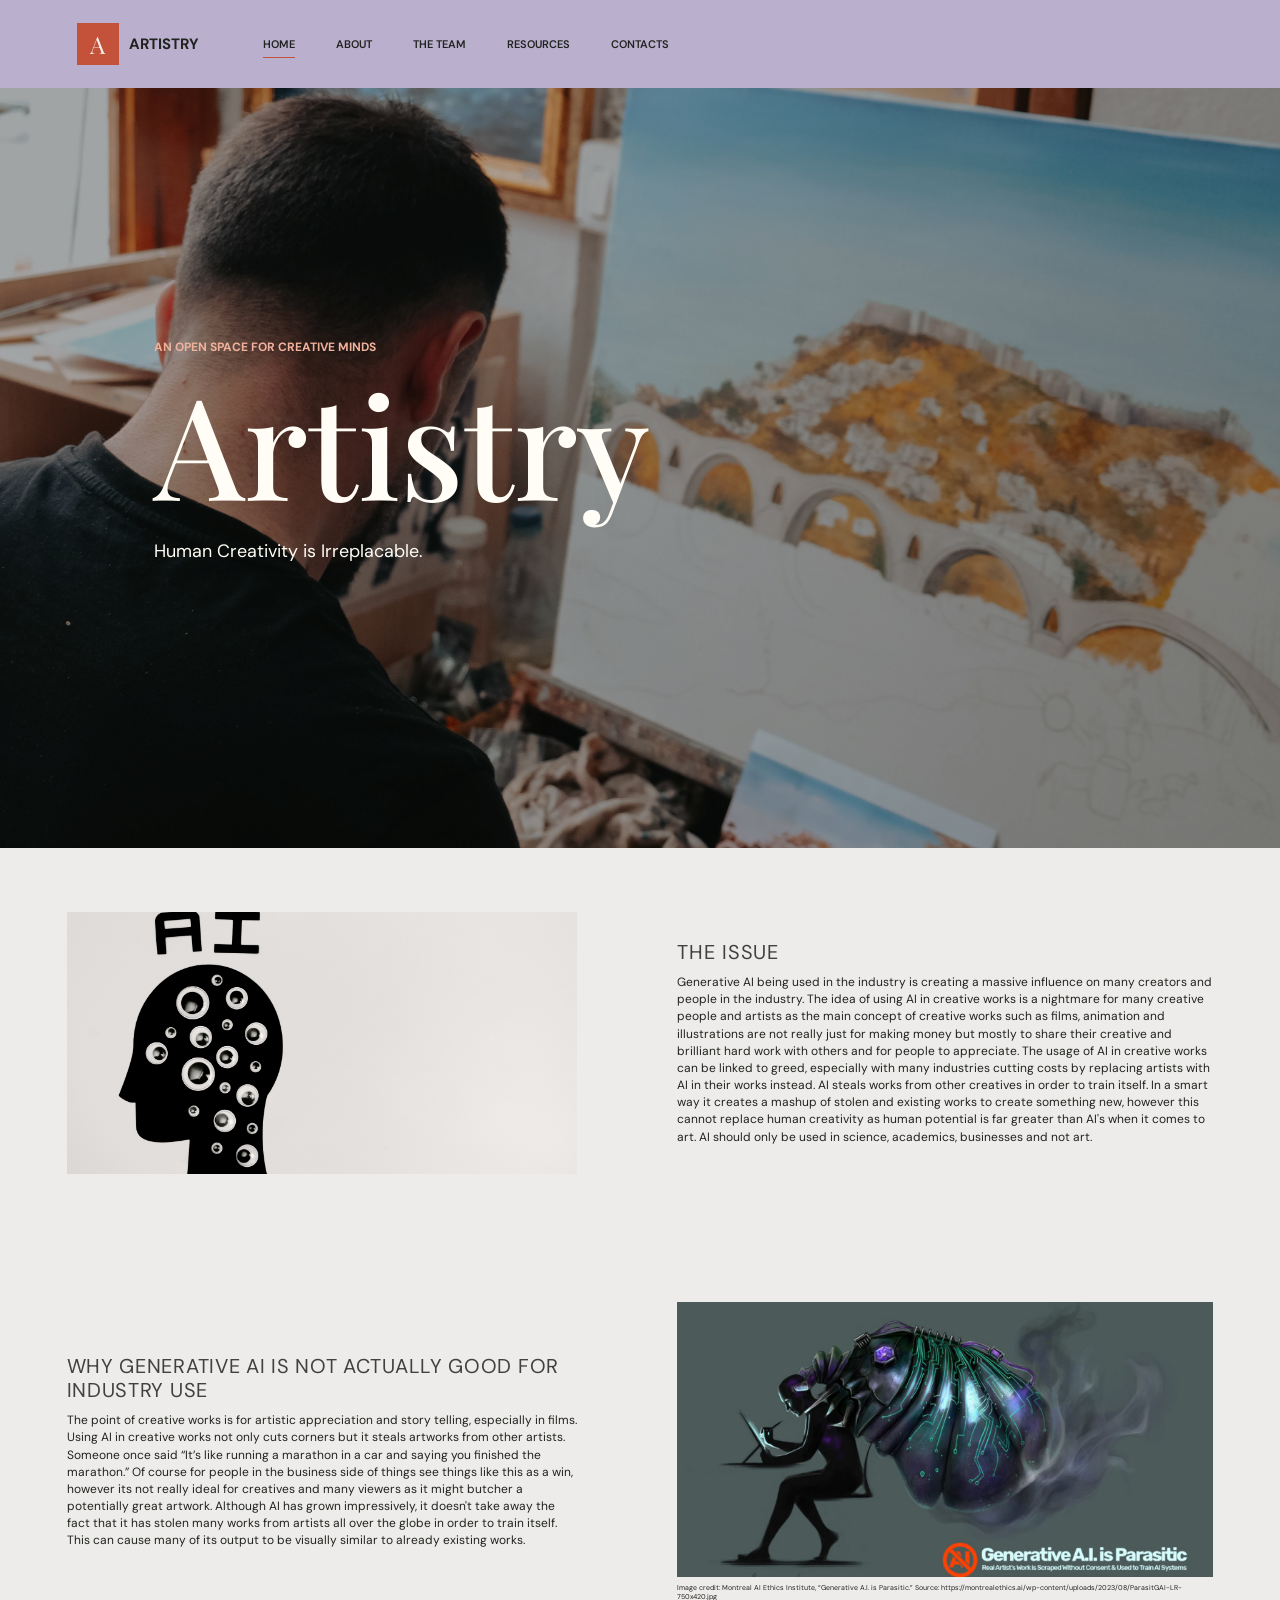
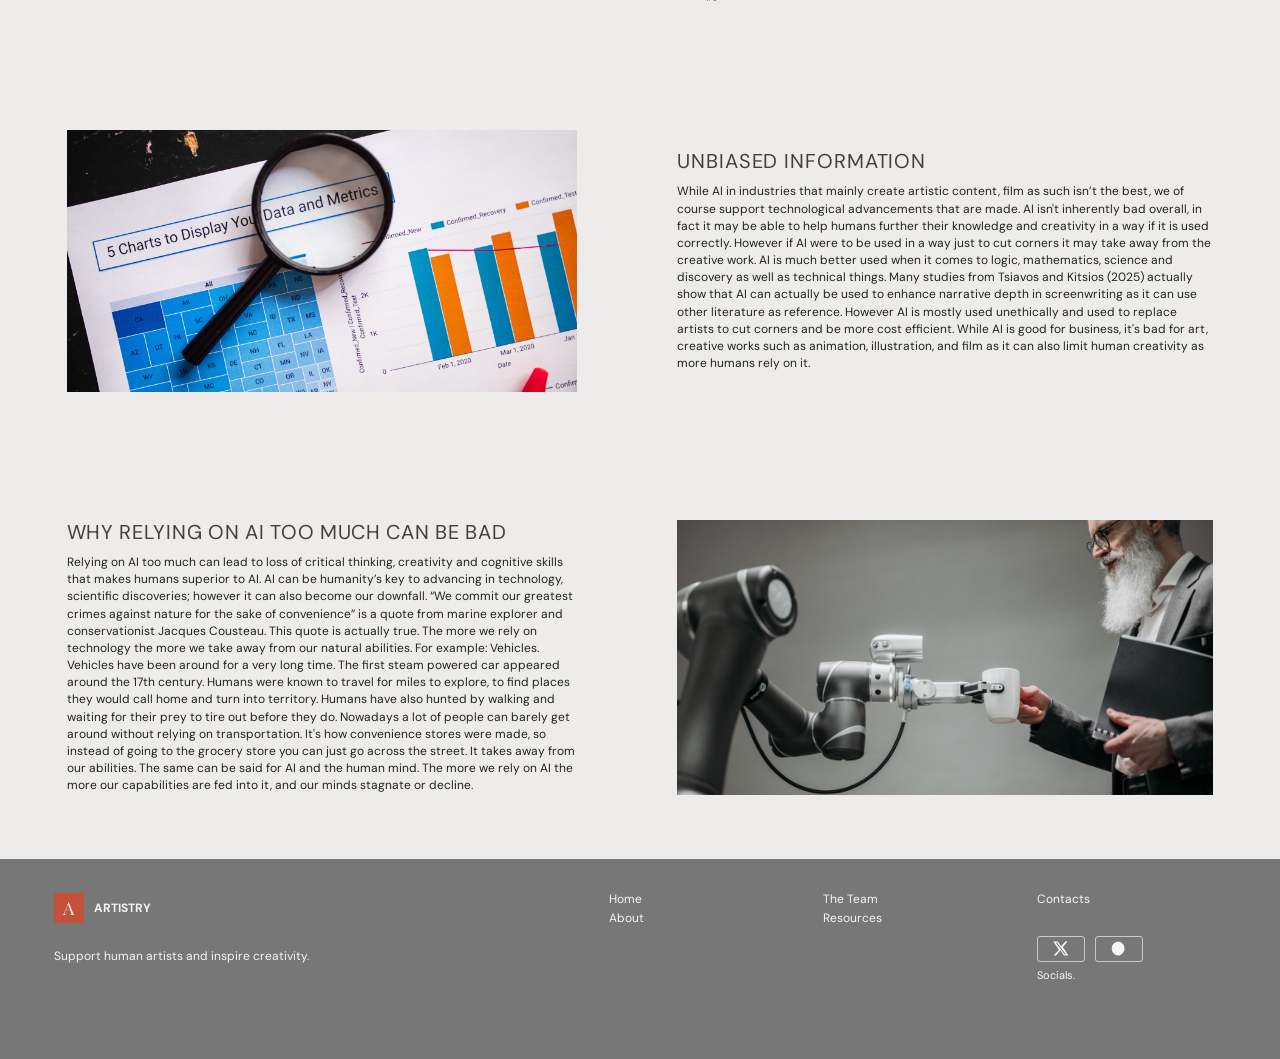
<file: index.html>
<!DOCTYPE html>
<html lang="en">
    <head>
        <meta charset="UTF-8" />
        <meta name="viewport" content="width=device-width, initial-scale=1.0" />
        <meta name="theme-color" content="#f2f0e9" />
        <title>Artistry | A Space for Creative Minds</title>
        <link rel="preconnect" href="https://fonts.googleapis.com" />
        <link rel="preconnect" href="https://fonts.gstatic.com" crossorigin />
        <link
            href="https://fonts.googleapis.com/css2?family=DM+Sans:wght@400;500;600;700&family=Playfair+Display:wght@500;600&display=swap"
            rel="stylesheet"
        />
        <link rel="stylesheet" href="index.css" />
        <link rel="stylesheet" href="site-chrome.css" />
    </head>
    <body>
        <header class="site-header">
            <a class="brand" href="index.html" aria-label="Artistry home">
                <span class="brand-mark" aria-hidden="true">A</span>
                <span class="brand-name">Artistry</span>
            </a>

            <nav class="primary-nav" id="primary-nav" aria-label="Main navigation">
                <a href="index.html" aria-current="page">Home</a>
                <a href="about.html">About</a>
                <a href="team.html">The Team</a>
                <a href="Resources.html">Resources</a>
                <a href="Contacts.html">Contacts</a>
            </nav>
            <button
                class="menu-toggle"
                type="button"
                aria-label="Open navigation"
                aria-controls="primary-nav"
                aria-expanded="false"
            >
                <span></span>
                <span></span>
                <span></span>
            </button>
        </header>
        <button class="nav-backdrop" type="button" aria-label="Close navigation" hidden></button>

        <main>
            <section class="hero" aria-labelledby="hero-title">
                <img
                    class="hero-image"
                    src="images/Asset_Hero_image_2026.jpg"
                    alt="A richly colored painting displayed in an art gallery"
                    fetchpriority="high"
                />
                <div class="hero-shade" aria-hidden="true"></div>
                <div class="hero-content">
                    <p class="hero-kicker">An open space for creative minds</p>
                    <h1 id="hero-title">Artistry</h1>
                    <p class="hero-copy">Human Creativity is Irreplacable.</p>
                </div>
            </section>

            <section class="issue-section" id="" aria-labelledby="issue-title">
                <div class="issue-grid">
                    <img
                        class="issue-image"
                        src="images/pexels-tara-winstead-8849295.jpg"
                        alt="A black silhouette of a head filled with eyes, with the letters AI above it"
                        loading="lazy"
                    />
                    <div class="issue-content">
                        <h2 id="issue-title">The Issue</h2>
                        <p>
                            Generative AI being used in the industry is creating a massive influence on many creators and people in the industry. The idea of using AI in creative works is a nightmare for many creative people and artists as the main concept of creative works such as films, animation and illustrations are not really just for making money but mostly to share their creative and brilliant hard work with others and for people to appreciate. The usage of AI in creative works can be linked to greed, especially with many industries cutting costs by replacing artists with AI in their works instead. AI steals works from other creatives in order to train itself. In a smart way it creates a mashup of stolen and existing works to create something new, however this cannot replace human creativity as human potential is far greater than AI's when it comes to art. AI should only be used in science, academics, businesses and not art.
                        </p>
                    </div>
                </div>
            </section>

            <section class="issue-section" aria-labelledby="industry-title">
                <div class="issue-grid">
                    <div class="issue-content industry-content">
                        <h2 id="industry-title">Why Generative AI Is Not Actually Good for Industry Use</h2>
                        <p>
                            The point of creative works is for artistic appreciation and story telling, especially in films. Using AI in creative works not only cuts corners but it steals artworks from other artists. Someone once said “It’s like running a marathon in a car and saying you finished the marathon.” Of course for people in the business side of things see things like this as a win, however its not really ideal for creatives and many viewers as it might butcher a potentially great artwork. Although AI has grown impressively, it doesn't take away the fact that it has stolen many works from artists all over the globe in order to train itself. This can cause many of its output to be visually similar to already existing works.
                        </p>
                    </div>
                    <figure class="industry-figure">
                        <img
                            class="issue-image"
                            src="images/ParasitGAI_LR-750x420.jpg"
                            alt="An illustration of an artist being pursued by a parasite labeled as generative AI"
                            loading="lazy"
                        />
                        <figcaption>
                            Image credit: Montreal AI Ethics Institute, “Generative A.I. is Parasitic.” Source:
                            https://montrealethics.ai/wp-content/uploads/2023/08/ParasitGAI-LR-750x420.jpg
                        </figcaption>
                    </figure>
                </div>
            </section>

            <section class="issue-section" aria-labelledby="unbiased-title">
                <div class="issue-grid">
                    <img
                        class="issue-image"
                        src="images/pexels-rdne-7948002.jpg"
                        alt="A magnifying glass over a report with data visualizations and charts"
                        loading="lazy"
                    />
                    <div class="issue-content">
                        <h2 id="unbiased-title">Unbiased Information</h2>
                        <p>
                            While AI in industries that mainly create artistic content, film as such isn’t the best, we of course support technological advancements that are made. AI isn't inherently bad overall, in fact it may be able to help humans further their knowledge and creativity in a way if it is used correctly. However if AI were to be used in a way just to cut corners it may take away from the creative work. AI is much better used when it comes to logic, mathematics, science and discovery as well as technical things. Many studies from Tsiavos and Kitsios (2025) actually show that AI can actually be used to enhance narrative depth in screenwriting as it can use other literature as reference. However AI is mostly used unethically and used to replace artists to cut corners and be more cost efficient. While AI is good for business, it's bad for art, creative works such as animation, illustration, and film as it can also limit human creativity as more humans rely on it.
                        </p>
                    </div>
                </div>
            </section>

            <section class="issue-section" aria-labelledby="reliance-title">
                <div class="issue-grid">
                    <div class="issue-content industry-content">
                        <h2 id="reliance-title">Why Relying on AI Too Much Can Be Bad</h2>
                        <p>
                            Relying on AI too much can lead to loss of critical thinking, creativity and cognitive skills that makes humans superior to AI. AI can be humanity’s key to advancing in technology, scientific discoveries; however it can also become our downfall. “We commit our greatest crimes against nature for the sake of convenience” is a quote from marine explorer and conservationist Jacques Cousteau. This quote is actually true. The more we rely on technology the more we take away from our natural abilities. For example: Vehicles. Vehicles have been around for a very long time. The first steam powered car appeared around the 17th century. Humans were known to travel for miles to explore, to find places they would call home and turn into territory. Humans have also hunted by walking and waiting for their prey to tire out before they do. Nowadays a lot of people can barely get around without relying on transportation. It's how convenience stores were made, so instead of going to the grocery store you can just go across the street. It takes away from our abilities. The same can be said for AI and the human mind. The more we rely on AI the more our capabilities are fed into it, and our minds stagnate or decline.
                        </p>
                    </div>
                    <img
                        class="issue-image"
                        src="images/pexels-pavel-danilyuk-8439093.jpg"
                        alt="A person and a robot arm interacting over a cup"
                        loading="lazy"
                    />
                </div>
            </section>
        </main>

        <footer class="site-footer">
            <div class="footer-brand">
                <a class="brand footer-brand-logo" href="index.html" aria-label="Artistry home">
                    <span class="brand-mark footer-logo-mark" aria-hidden="true">A</span>
                    <span class="brand-name footer-logo-name">Artistry</span>
                </a>
                <p>Support human artists and inspire creativity.</p>
            </div>

            <nav class="footer-nav" aria-label="Footer navigation">
                <div class="footer-nav-group">
                    <a href="index.html">Home</a>
                    <a href="about.html">About</a>
                </div>
                <div class="footer-nav-group">
                    <a href="team.html">The Team</a>
                    <a href="Resources.html">Resources</a>
                </div>
                <div class="footer-nav-group footer-socials">
                    <a href="Contacts.html">Contacts</a>
                    <div class="social-links" aria-label="Socials">
                        <a href="https://x.com/artistry67" aria-label="X">
                            <svg viewBox="0 0 24 24" aria-hidden="true">
                                <path d="M18.9 2H22l-6.8 7.8L23.2 22h-6.3L12 14.6 5.6 22H2.4l7.3-8.4L1.8 2h6.5l4.5 6.8L18.9 2Zm-1.1 18h1.7L7.3 3.9H5.5L17.8 20Z" />
                            </svg>
                        </a>
                        <a href="https://www.facebook.com/profile.php?id=61596372097767" aria-label="Facebook">
                            <svg viewBox="0 0 24 24" aria-hidden="true">
                                <path d="M12 2a10 10 0 1 0 1.7 19.9v-7h2.4l.4-2.9h-2.8v-1.8c0-.9.3-1.5 1.5-1.5h1.5V6.1c-.3 0-1.2-.1-2.2-.1-2.2 0-3.7 1.3-3.7 3.8V12H8.4v2.9h2.4v7A10 10 0 0 0 12 2Z" />
                            </svg>
                        </a>
                    </div>
                    <span class="socials-label">Socials.</span>
                </div>
            </nav>
        </footer>
        <script src="navigation.js"></script>
    </body>
</html>
</file>
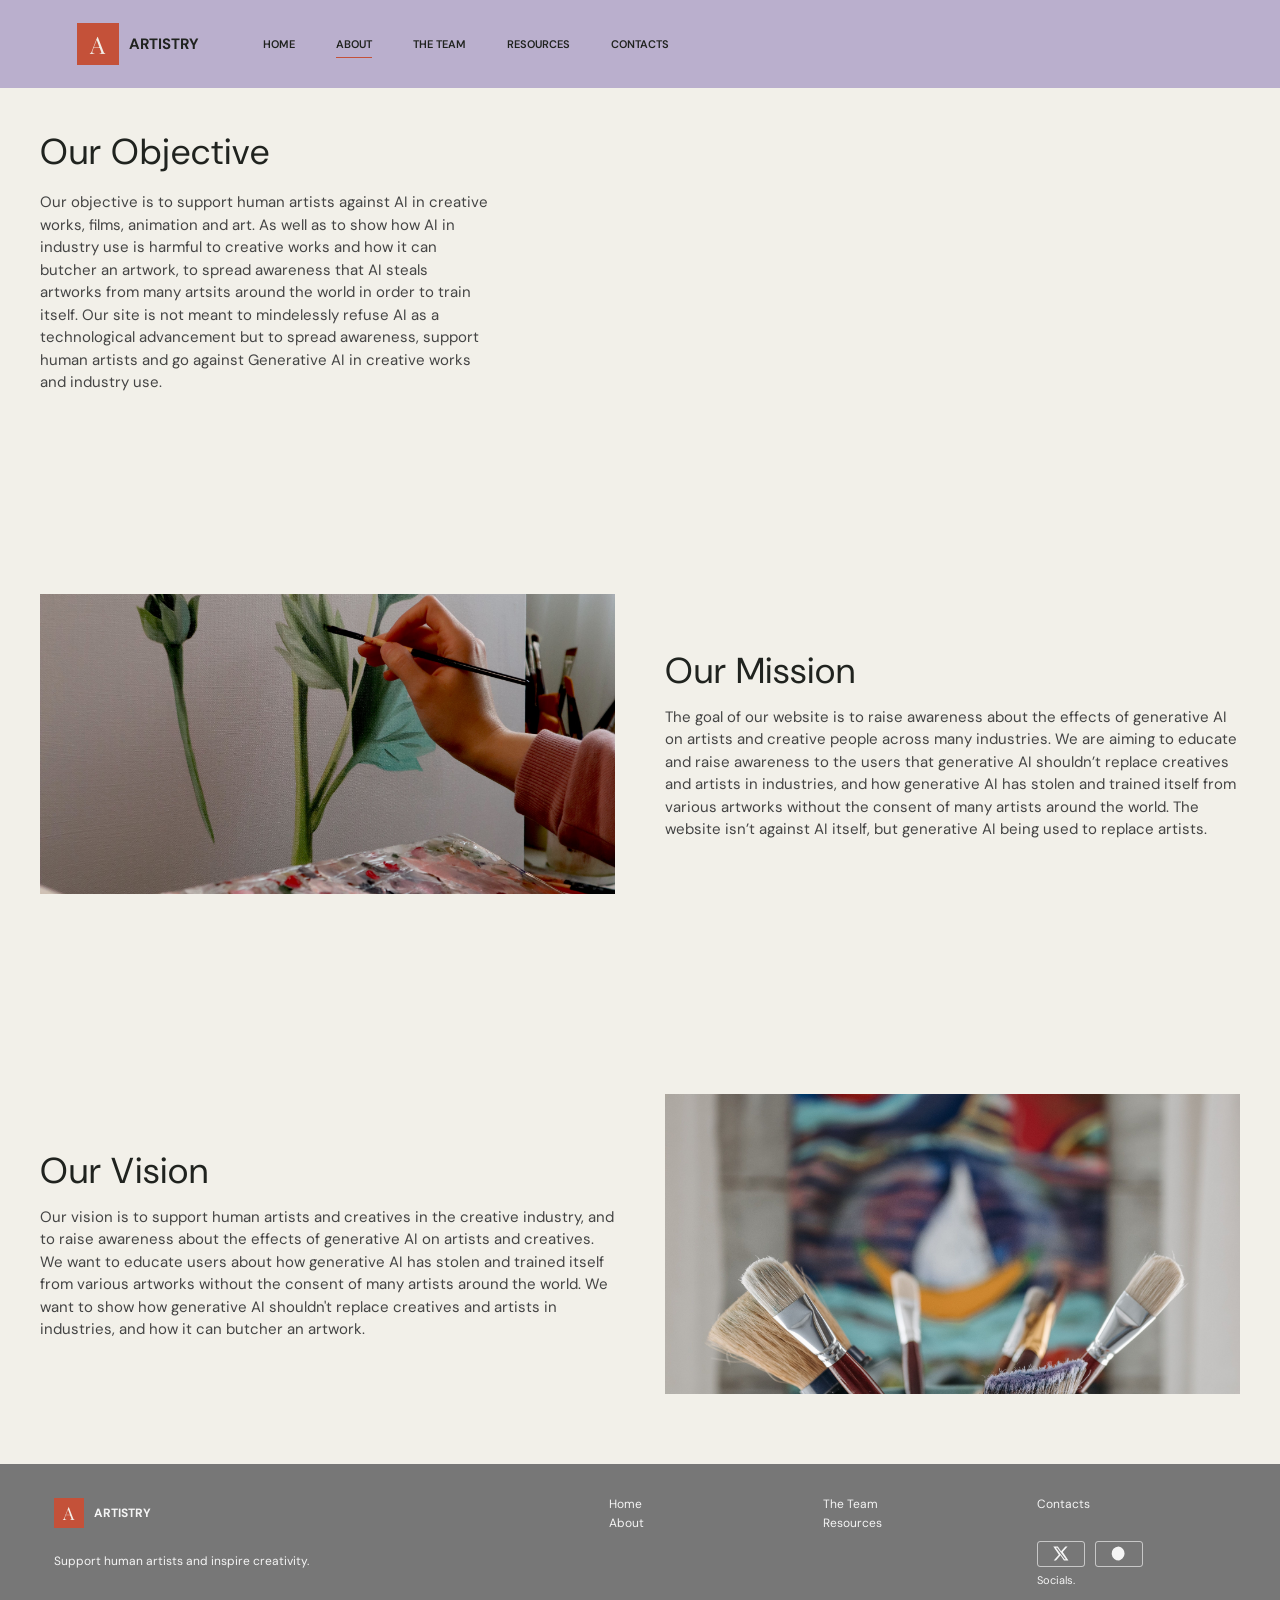
<file: about.html>
<!DOCTYPE html>
<html lang="en">
<head>
    <meta charset="UTF-8">
    <meta name="viewport" content="width=device-width, initial-scale=1.0">
    <title>Artistry | About</title>
    <link rel="preconnect" href="https://fonts.googleapis.com">
    <link rel="preconnect" href="https://fonts.gstatic.com" crossorigin>
    <link href="https://fonts.googleapis.com/css2?family=DM+Sans:wght@400;500;600;700&family=Playfair+Display:wght@500;600&display=swap" rel="stylesheet">
    <link rel="stylesheet" href="about.css">
    <link rel="stylesheet" href="site-chrome.css">
</head>
<body>
    <header class="site-header">
        <a class="brand" href="index.html" aria-label="Artistry home">
            <span class="brand-mark" aria-hidden="true">A</span>
            <span class="brand-name">Artistry</span>
        </a>

        <nav class="primary-nav" id="primary-nav" aria-label="Main navigation">
            <a href="index.html">Home</a>
            <a href="about.html" aria-current="page">About</a>
            <a href="team.html">The Team</a>
            <a href="Resources.html">Resources</a>
            <a href="Contacts.html">Contacts</a>
        </nav>
        <button class="menu-toggle" type="button" aria-label="Open navigation" aria-controls="primary-nav" aria-expanded="false">
            <span></span><span></span><span></span>
        </button>
    </header>
    <button class="nav-backdrop" type="button" aria-label="Close navigation" hidden></button>

    <main id="home">
        <section class="about" id="about">
            <div class="about-objective">
                <h1>Our Objective</h1>
                <p>
                    Our objective is to support human artists against AI in creative works, films, animation and art. 
                    As well as to show how AI in industry use is harmful to creative works and how it can butcher an artwork, to spread awareness that AI steals artworks from many artsits around the world in order to train itself. 
                    Our site is not meant to mindelessly refuse AI as a technological advancement but to spread awareness, support human artists and go against Generative AI in creative works and industry use.
                </p>
            </div>
        <div class="about-row mission">
            <img
                class="about-image"
                src="images/pexels-i-clal-capoglu-cinal-202384677-15032623.jpg"
                alt="Bright, modern creative workspace"
            >
            <div class="about-content">
                <h2>Our Mission</h2>
                <p>
                    The goal of our website is to raise awareness about the effects of generative AI on artists and creative people across many industries. 
                    We are aiming to educate and raise awareness to the users that generative AI shouldn’t replace creatives and artists in industries, and how generative AI has stolen and trained itself from various artworks without the consent of many artists around the world. 
                    The website isn’t against AI itself, but generative AI being used to replace artists.
                </p>
            </div>
        </div>
        <div class="about-row advocacy">

        <div class="about-content">
            <h2>Our Vision</h2>
            <p>
                Our vision is to support human artists and creatives in the creative industry,
                and to raise awareness about the effects of generative AI on artists and creatives.
                We want to educate users about how generative AI has stolen and trained itself
                from various artworks without the consent of many artists around the world.
                We want to show how generative AI shouldn't replace creatives and artists in industries,
                and how it can butcher an artwork.
            </p>
        </div>
        <img
            class="about-image"
            src="images/pexels-pavel-danilyuk-8381882.jpg"
            alt="Art supplies and colorful painting"
        >
        </div>
        </section>
    </main>

    <footer class="site-footer">
        <div class="footer-brand">
            <a class="brand footer-brand-logo" href="index.html" aria-label="Artistry home">
                <span class="brand-mark footer-logo-mark" aria-hidden="true">A</span>
                <span class="brand-name footer-logo-name">Artistry</span>
            </a>
            <p>Support human artists and inspire creativity.</p>
        </div>
        <nav class="footer-nav" aria-label="Footer navigation">
            <div class="footer-nav-group">
                <a href="index.html">Home</a>
                <a href="about.html">About</a>
            </div>
            <div class="footer-nav-group">
                <a href="team.html">The Team</a>
                <a href="Resources.html">Resources</a>
            </div>
            <div class="footer-nav-group footer-socials">
                <a href="Contacts.html">Contacts</a>
                <div class="social-links" aria-label="Socials">
                    <a href="https://x.com/artistry67" aria-label="X">
                        <svg viewBox="0 0 24 24" aria-hidden="true">
                            <path d="M18.9 2H22l-6.8 7.8L23.2 22h-6.3L12 14.6 5.6 22H2.4l7.3-8.4L1.8 2h6.5l4.5 6.8L18.9 2Zm-1.1 18h1.7L7.3 3.9H5.5L17.8 20Z" />
                        </svg>
                    </a>
                    <a href="https://www.facebook.com/profile.php?id=61596372097767" aria-label="Facebook">
                        <svg viewBox="0 0 24 24" aria-hidden="true">
                            <path d="M12 2a10 10 0 1 0 1.7 19.9v-7h2.4l.4-2.9h-2.8v-1.8c0-.9.3-1.5 1.5-1.5h1.5V6.1c-.3 0-1.2-.1-2.2-.1-2.2 0-3.7 1.3-3.7 3.8V12H8.4v2.9h2.4v7A10 10 0 0 0 12 2Z" />
                        </svg>
                    </a>
                </div>
                <span class="socials-label">Socials.</span>
            </div>
        </nav>
    </footer>
    <script src="navigation.js"></script>
</body>
</html>
</file>
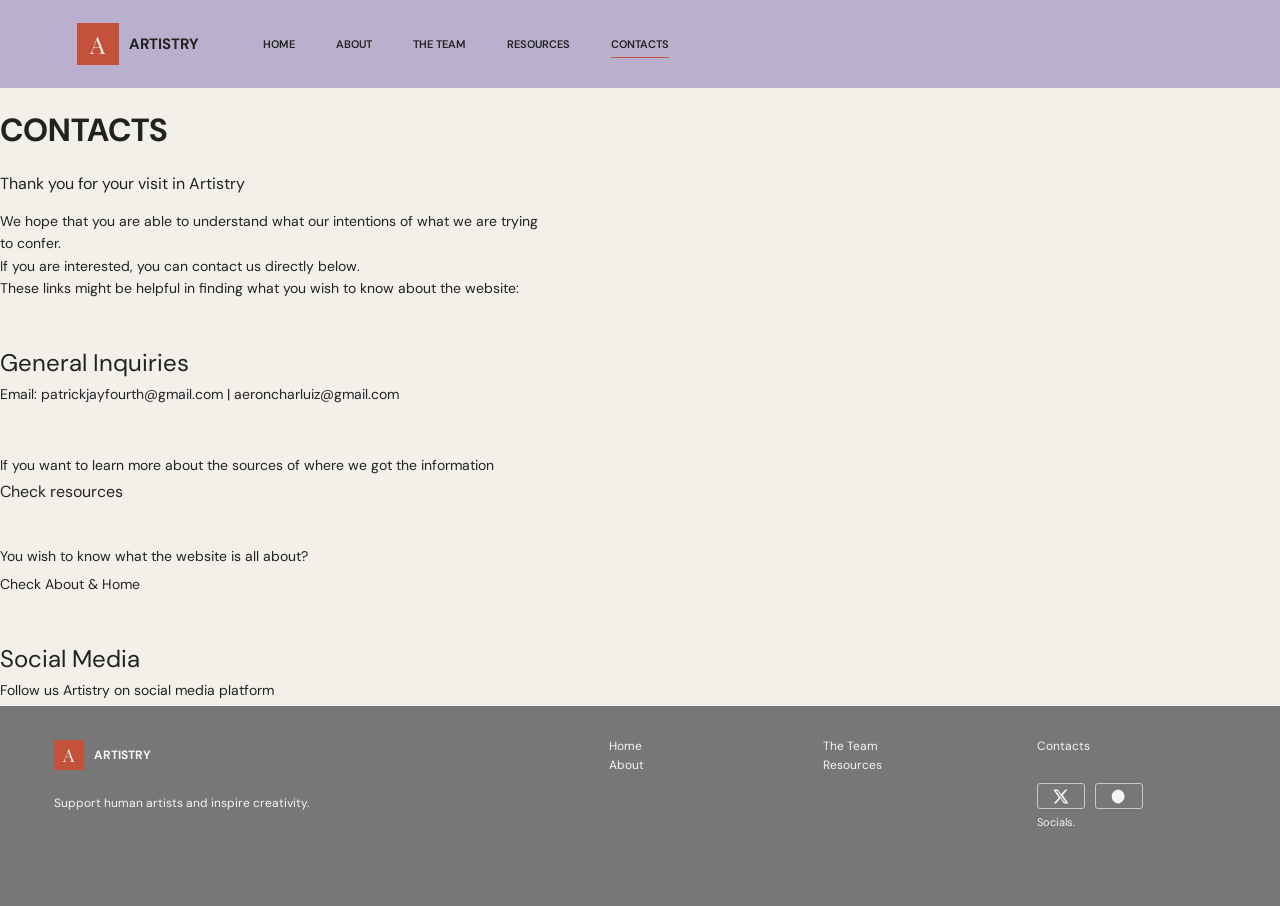
<file: Contacts.html>
<!DOCTYPE html>
<html lang="en">
<head>
    <meta charset="UTF-8">
    <meta name="viewport" content="width=device-width, initial-scale=1.0">
    <title>Artistry | Contacts</title>
    <link rel="preconnect" href="https://fonts.googleapis.com">
    <link rel="preconnect" href="https://fonts.gstatic.com" crossorigin>
    <link href="https://fonts.googleapis.com/css2?family=DM+Sans:wght@400;500;600;700&family=Playfair+Display:wght@500;600&display=swap" rel="stylesheet">
    <link rel="stylesheet" href="Contacts.css">
    <link rel="stylesheet" href="site-chrome.css">
</head>
<body>
    <header class="site-header">
        <a class="brand" href="index.html" aria-label="Artistry home">
            <span class="brand-mark" aria-hidden="true">A</span>
            <span class="brand-name">Artistry</span>
        </a>

        <nav class="primary-nav" id="primary-nav" aria-label="Main navigation">
            <a href="index.html">Home</a>
            <a href="about.html">About</a>
            <a href="team.html">The Team</a>
            <a href="Resources.html">Resources</a>
            <a href="Contacts.html" aria-current="page">Contacts</a>
        </nav>
        <button class="menu-toggle" type="button" aria-label="Open navigation" aria-controls="primary-nav" aria-expanded="false">
            <span></span><span></span><span></span>
        </button>
    </header>
    <button class="nav-backdrop" type="button" aria-label="Close navigation" hidden></button>

    <main id="home">
        <div class="contact-header">
            <h1>CONTACTS</h1>
            <p>Thank you for your visit in Artistry</p>
        </div>
        
        <div class="contact-content">
        <div class="contact-section">
            <p>
                We hope that you are able to understand what our intentions
                of what we are trying to confer.
                <br>
                If you are interested, you can contact us directly below.
                <br>
                These links might be helpful in finding what you wish to know
                about the website:
            </p>
        </div>

        <div class="contact-section">
            <h2>General Inquiries</h2>
            <p>
                Email:
                <a href="mailto:patrickjayfourth@gmail.com">
                    patrickjayfourth@gmail.com
                </a>
                |
                <a href="mailto:aeroncharluiz@gmail.com">
                    aeroncharluiz@gmail.com
                </a>
            </p>
        </div>

        <div class="contact-section">
            <p>
                If you want to learn more about the sources of where we got the information
            </p>
            <a href="Resources.html">Check resources</a>
        </div>

        <div class="contact-section">
            <p>You wish to know what the website is all about?</p>
            <p>
                Check
                <a href="about.html">About</a>
                &
                <a href="index.html">Home</a>
            </p>
        </div>

        <div class="contact-section">
            <h2>Social Media</h2>
            <p>Follow us Artistry on social media platform</p>
        </div>
        </div>
    </main>

    <footer class="site-footer">
        <div class="footer-brand">
            <a class="brand footer-brand-logo" href="index.html" aria-label="Artistry home">
                <span class="brand-mark footer-logo-mark" aria-hidden="true">A</span>
                <span class="brand-name footer-logo-name">Artistry</span>
            </a>
            <p>Support human artists and inspire creativity.</p>
        </div>
        <nav class="footer-nav" aria-label="Footer navigation">
            <div class="footer-nav-group">
                <a href="index.html">Home</a>
                <a href="about.html">About</a>
            </div>
            <div class="footer-nav-group">
                <a href="team.html">The Team</a>
                <a href="Resources.html">Resources</a>
            </div>
            <div class="footer-nav-group footer-socials">
                <a href="Contacts.html">Contacts</a>
                <div class="social-links" aria-label="Socials">
                    <a href="https://x.com/artistry67" aria-label="X">
                        <svg viewBox="0 0 24 24" aria-hidden="true">
                            <path d="M18.9 2H22l-6.8 7.8L23.2 22h-6.3L12 14.6 5.6 22H2.4l7.3-8.4L1.8 2h6.5l4.5 6.8L18.9 2Zm-1.1 18h1.7L7.3 3.9H5.5L17.8 20Z" />
                        </svg>
                    </a>
                    <a href="https://www.facebook.com/profile.php?id=61596372097767" aria-label="Facebook">
                        <svg viewBox="0 0 24 24" aria-hidden="true">
                            <path d="M12 2a10 10 0 1 0 1.7 19.9v-7h2.4l.4-2.9h-2.8v-1.8c0-.9.3-1.5 1.5-1.5h1.5V6.1c-.3 0-1.2-.1-2.2-.1-2.2 0-3.7 1.3-3.7 3.8V12H8.4v2.9h2.4v7A10 10 0 0 0 12 2Z" />
                        </svg>
                    </a>
                </div>
                <span class="socials-label">Socials.</span>
            </div>
        </nav>
    </footer>
    <script src="navigation.js"></script>
</body>
</html>
</file>
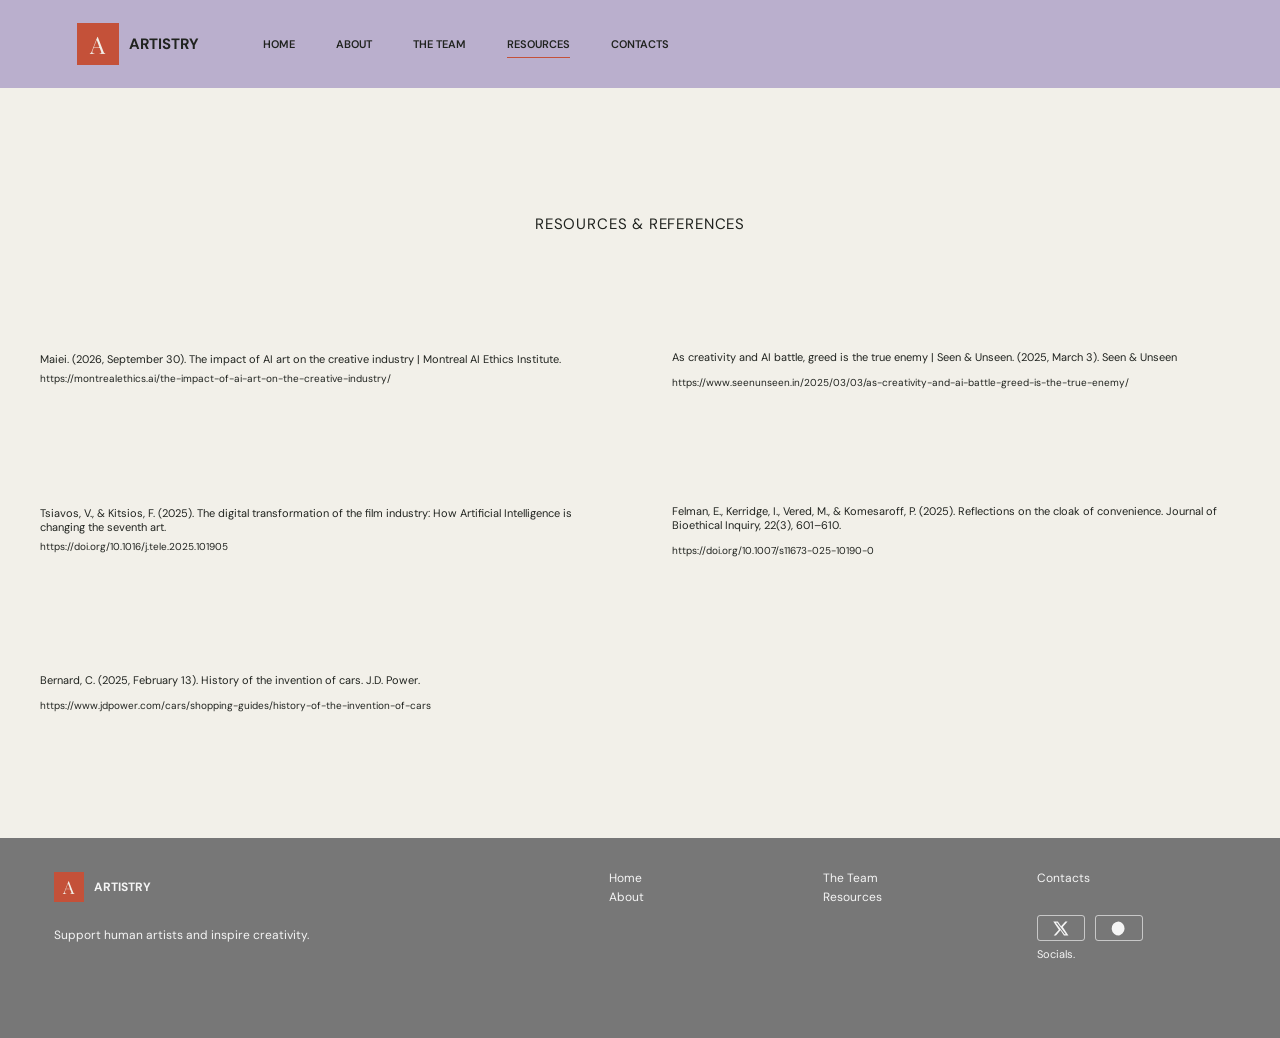
<file: Resources.html>
<!DOCTYPE html>
<html lang="en">
<head>
    <meta charset="UTF-8">
    <meta name="viewport" content="width=device-width, initial-scale=1.0">
    <title>Artistry | Resources</title>
    <link rel="preconnect" href="https://fonts.googleapis.com">
    <link rel="preconnect" href="https://fonts.gstatic.com" crossorigin>
    <link href="https://fonts.googleapis.com/css2?family=DM+Sans:wght@400;500;600;700&family=Playfair+Display:wght@500;600&display=swap" rel="stylesheet">
    <link rel="stylesheet" href="Resource.css">
    <link rel="stylesheet" href="site-chrome.css">
</head>
<body>
    <header class="site-header">
        <a class="brand" href="index.html" aria-label="Artistry home">
            <span class="brand-mark" aria-hidden="true">A</span>
            <span class="brand-name">Artistry</span>
        </a>

        <nav class="primary-nav" id="primary-nav" aria-label="Main navigation">
            <a href="index.html">Home</a>
            <a href="about.html">About</a>
            <a href="team.html">The Team</a>
            <a href="Resources.html" aria-current="page">Resources</a>
            <a href="Contacts.html">Contacts</a>
        </nav>
        <button class="menu-toggle" type="button" aria-label="Open navigation" aria-controls="primary-nav" aria-expanded="false">
            <span></span><span></span><span></span>
        </button>
    </header>
    <button class="nav-backdrop" type="button" aria-label="Close navigation" hidden></button>

    <main id="home">
        <section class="about" id="about">
            <h1>Resources & References</h1>
            <div class="about-copy">
                <h2>Maiei. (2026, September 30). The impact of AI art on the creative industry | Montreal AI Ethics Institute.</h2>
                <a href="https://montrealethics.ai/the-impact-of-ai-art-on-the-creative-industry/">
                    https://montrealethics.ai/the-impact-of-ai-art-on-the-creative-industry/
                </a>
            </div>
            <div class="about-content">
                <h2>As creativity and AI battle, greed is the true enemy | Seen & Unseen. (2025, March 3). Seen & Unseen</h2>
                <a href="https://www.seenunseen.in/2025/03/03/as-creativity-and-ai-battle-greed-is-the-true-enemy/">
                    https://www.seenunseen.in/2025/03/03/as-creativity-and-ai-battle-greed-is-the-true-enemy/
                </a>
            </div>
            <div class="about-copy">
                <h2>Tsiavos, V., & Kitsios, F. (2025). The digital transformation of the film industry: How Artificial Intelligence is changing the seventh art.</h2>
                <a href="https://doi.org/10.1016/j.tele.2025.101905">
                    https://doi.org/10.1016/j.tele.2025.101905
                </a>
            </div>
            <div class="about-content">
                <h2>Felman, E., Kerridge, I., Vered, M., & Komesaroff, P. (2025). Reflections on the cloak of convenience. Journal of Bioethical Inquiry, 22(3), 601–610.</h2>
                <a href="https://doi.org/10.1007/s11673-025-10190-0">
                    https://doi.org/10.1007/s11673-025-10190-0
                </a>
            </div>
            <div class="about-content">
                <h2>Bernard, C. (2025, February 13). History of the invention of cars. J.D. Power.</h2>
                <a href="https://www.jdpower.com/cars/shopping-guides/history-of-the-invention-of-cars">
                    https://www.jdpower.com/cars/shopping-guides/history-of-the-invention-of-cars
                </a>
            </div>
        </section>
    </main>

    <footer class="site-footer">
        <div class="footer-brand">
            <a class="brand footer-brand-logo" href="index.html" aria-label="Artistry home">
                <span class="brand-mark footer-logo-mark" aria-hidden="true">A</span>
                <span class="brand-name footer-logo-name">Artistry</span>
            </a>
            <p>Support human artists and inspire creativity.</p>
        </div>
        <nav class="footer-nav" aria-label="Footer navigation">
            <div class="footer-nav-group">
                <a href="index.html">Home</a>
                <a href="about.html">About</a>
            </div>
            <div class="footer-nav-group">
                <a href="team.html">The Team</a>
                <a href="Resources.html">Resources</a>
            </div>
            <div class="footer-nav-group footer-socials">
                <a href="Contacts.html">Contacts</a>
                <div class="social-links" aria-label="Socials">
                    <a href="https://x.com/artistry67" aria-label="X">
                        <svg viewBox="0 0 24 24" aria-hidden="true">
                            <path d="M18.9 2H22l-6.8 7.8L23.2 22h-6.3L12 14.6 5.6 22H2.4l7.3-8.4L1.8 2h6.5l4.5 6.8L18.9 2Zm-1.1 18h1.7L7.3 3.9H5.5L17.8 20Z" />
                        </svg>
                    </a>
                    <a href="https://www.facebook.com/profile.php?id=61596372097767" aria-label="Facebook">
                        <svg viewBox="0 0 24 24" aria-hidden="true">
                            <path d="M12 2a10 10 0 1 0 1.7 19.9v-7h2.4l.4-2.9h-2.8v-1.8c0-.9.3-1.5 1.5-1.5h1.5V6.1c-.3 0-1.2-.1-2.2-.1-2.2 0-3.7 1.3-3.7 3.8V12H8.4v2.9h2.4v7A10 10 0 0 0 12 2Z" />
                        </svg>
                    </a>
                </div>
                <span class="socials-label">Socials.</span>
            </div>
        </nav>
    </footer>
    <script src="navigation.js"></script>
</body>
</html>
</file>
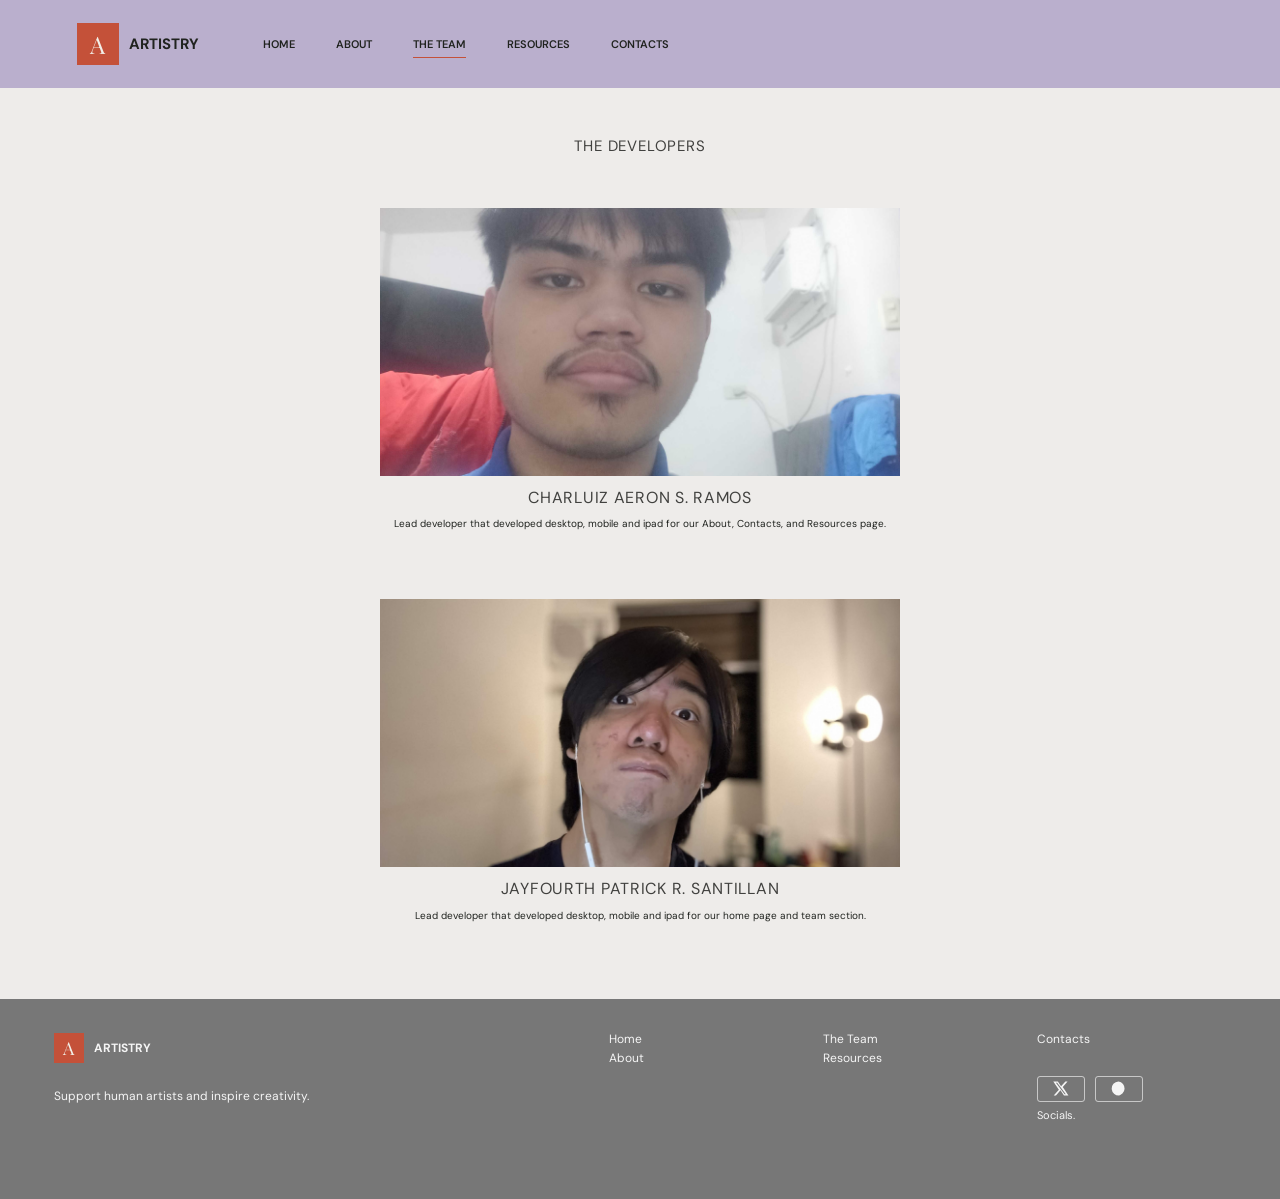
<file: team.html>
<!DOCTYPE html>
<html lang="en">
    <head>
        <meta charset="UTF-8" />
        <meta name="viewport" content="width=device-width, initial-scale=1.0" />
        <meta name="theme-color" content="#f2f0e9" />
        <title>Artistry | The Team</title>
        <link rel="preconnect" href="https://fonts.googleapis.com" />
        <link rel="preconnect" href="https://fonts.gstatic.com" crossorigin />
        <link
            href="https://fonts.googleapis.com/css2?family=DM+Sans:wght@400;500;600;700&family=Playfair+Display:wght@500;600&display=swap"
            rel="stylesheet"
        />
        <link rel="stylesheet" href="team.css" />
        <link rel="stylesheet" href="site-chrome.css" />
    </head>
    <body>
        <header class="site-header">
            <a class="brand" href="index.html" aria-label="Artistry home">
                <span class="brand-mark" aria-hidden="true">A</span>
                <span class="brand-name">Artistry</span>
            </a>

            <nav class="primary-nav" id="primary-nav" aria-label="Main navigation">
                <a href="index.html">Home</a>
                <a href="about.html">About</a>
                <a href="team.html" aria-current="page">The Team</a>
                <a href="Resources.html">Resources</a>
                <a href="Contacts.html">Contacts</a>
            </nav>
            <button
                class="menu-toggle"
                type="button"
                aria-label="Open navigation"
                aria-controls="primary-nav"
                aria-expanded="false"
            >
                <span></span>
                <span></span>
                <span></span>
            </button>
        </header>
        <button class="nav-backdrop" type="button" aria-label="Close navigation" hidden></button>

        <main class="team-page">
            <section class="team-section" aria-labelledby="team-title">
                <h1 id="team-title">The Developers</h1>

                <div class="developer-list">
                    <article class="developer-card">
                        <button
                            class="developer-image"
                            type="button"
                            aria-label="Show placeholder for CHARLUIZ Aeron S. Ramos"
                            aria-expanded="false"
                        >
                            <img
                                src="images/DeveloperAeronRamos.png"
                                alt="Portrait of CHARLUIZ Aeron S. Ramos"
                            />
                            <span class="developer-placeholder">Charluiz Aeron S. Ramos, Student of FEU Alabang and studies in BS Multimedia Arts 2026-2030, One of the lead developer who is also an Editor, Videographer and Cinematographer. </span>
                        </button>
                        <h2>CHARLUIZ Aeron S. Ramos</h2>
                        <p>Lead developer that developed desktop, mobile and ipad for our About, Contacts, and Resources page.</p>
                    </article>

                    <article class="developer-card">
                        <button
                            class="developer-image"
                            type="button"
                            aria-label="Show placeholder for Jayfourth Patrick R. Santillan"
                            aria-expanded="false"
                        >
                            <img
                                src="images/DeveloperJayfourthSantillan.png"
                                alt="Portrait of Jayfourth Patrick R. Santillan"
                            />
                            <span class="developer-placeholder">Jayfourth Patrick R. Santillan, Student of FEU Alabang and studies in BS Multimedia Arts 2026-2030, One of the Lead devlopers who is also a Creative illustrator and animator.</span>
                        </button>
                        <h2>Jayfourth Patrick R. Santillan</h2>
                        <p>Lead developer that developed desktop, mobile and ipad for our home page and team section.</p>
                    </article>
                </div>
            </section>
        </main>

        <footer class="site-footer">
            <div class="footer-brand">
                <a class="brand footer-brand-logo" href="index.html" aria-label="Artistry home">
                    <span class="brand-mark footer-logo-mark" aria-hidden="true">A</span>
                    <span class="brand-name footer-logo-name">Artistry</span>
                </a>
                <p>Support human artists and inspire creativity.</p>
            </div>

            <nav class="footer-nav" aria-label="Footer navigation">
                <div class="footer-nav-group">
                    <a href="index.html">Home</a>
                    <a href="about.html">About</a>
                </div>
                <div class="footer-nav-group">
                    <a href="team.html">The Team</a>
                    <a href="Resources.html">Resources</a>
                </div>
                <div class="footer-nav-group footer-socials">
                    <a href="Contacts.html">Contacts</a>
                    <div class="social-links" aria-label="Socials">
                        <a href="https://x.com/artistry67" aria-label="X">
                            <svg viewBox="0 0 24 24" aria-hidden="true">
                                <path d="M18.9 2H22l-6.8 7.8L23.2 22h-6.3L12 14.6 5.6 22H2.4l7.3-8.4L1.8 2h6.5l4.5 6.8L18.9 2Zm-1.1 18h1.7L7.3 3.9H5.5L17.8 20Z" />
                            </svg>
                        </a>
                        <a href="https://www.facebook.com/profile.php?id=61596372097767" aria-label="Facebook">
                            <svg viewBox="0 0 24 24" aria-hidden="true">
                                <path d="M12 2a10 10 0 1 0 1.7 19.9v-7h2.4l.4-2.9h-2.8v-1.8c0-.9.3-1.5 1.5-1.5h1.5V6.1c-.3 0-1.2-.1-2.2-.1-2.2 0-3.7 1.3-3.7 3.8V12H8.4v2.9h2.4v7A10 10 0 0 0 12 2Z" />
                            </svg>
                        </a>
                    </div>
                    <span class="socials-label">Socials.</span>
                </div>
            </nav>
        </footer>

        <script>
            document.querySelectorAll(".developer-image").forEach((imageButton) => {
                imageButton.addEventListener("click", () => {
                    const isRevealed = imageButton.getAttribute("aria-expanded") === "true";
                    const developerName = imageButton.nextElementSibling.textContent;

                    imageButton.setAttribute("aria-expanded", String(!isRevealed));
                    imageButton.setAttribute(
                        "aria-label",
                        `${isRevealed ? "Show" : "Hide"} placeholder for ${developerName}`
                    );
                    imageButton.classList.toggle("is-revealed", !isRevealed);
                });
            });
        </script>
        <script src="navigation.js"></script>
    </body>
</html>
</file>
<file: index.css>
:root {
	color-scheme: light;
	font-family: "DM Sans", sans-serif;
	color: #20231f;
	background: #f2f0e9;
	font-synthesis: none;
	text-rendering: optimizeLegibility;
	-webkit-font-smoothing: antialiased;
	-moz-osx-font-smoothing: grayscale;

	--paper: #f2f0e9;
	--ink: #20231f;
	--accent: #c45139;
}

* {
	box-sizing: border-box;
}

html {
	min-width: 320px;
	scroll-behavior: smooth;
}

body {
    min-width: 320px;
    min-height: 100vh;
    margin: 0;
}

a {
	color: inherit;
	text-decoration: none;
}

.site-header {
	position: relative;
    z-index: 1;
    display: flex;
    min-height: 88px;
    align-items: center;
    background: #BAAFCD;
    flex-direction: row;
    flex-wrap: nowrap;
	justify-content: flex-start;
	gap: clamp(32px, 5vw, 72px);
	padding: 0 clamp(28px, 6vw, 96px);
}

.brand {
	display: inline-flex;
    align-items: center;
    gap: 10px;
    flex: 0 0 auto;
}

.brand-mark {
	display: grid;
	width: 42px;
	height: 42px;
	place-items: center;
	background: var(--accent);
	color: var(--paper);
	font-family: "Playfair Display", serif;
	font-size: 24px;
	line-height: 1;
}

.brand-name {
	font-size: 15px;
	font-weight: 700;
	text-transform: uppercase;
}

.primary-nav {
	display: flex;
	align-items: center;
	gap: clamp(24px, 3.2vw, 54px);
}

.primary-nav a {
	position: relative;
	padding: 10px 0;
	font-size: 11px;
	font-weight: 600;
	text-transform: uppercase;
	white-space: nowrap;
}

.primary-nav a::after {
	position: absolute;
	right: 0;
	bottom: 3px;
	left: 0;
	height: 1px;
	background: var(--accent);
	content: "";
	transform: scaleX(0);
	transform-origin: left;
	transition: transform 180ms ease;
}

.primary-nav a:hover::after,
.primary-nav a:focus-visible::after,
.primary-nav a[aria-current="page"]::after {
	transform: scaleX(1);
}

.menu-toggle,
.nav-backdrop {
	display: none;
}

.hero {
    position: relative;
    display: flex;
    min-height: min(760px, calc(100svh - 88px));
    align-items: center;
    overflow: hidden;
    background: #42433b;
    color: #fffdf6;
    isolation: isolate;
}

.hero-image,
.hero-shade {
	position: absolute;
	z-index: -1;
	inset: 0;
	width: 100%;
	height: 100%;
}

.hero-image {
	z-index: 0;
	object-fit: cover;
	object-position: center 46%;
}

.hero-shade {
	z-index: 1;
	background: rgba(15, 20, 17, 0.34);
}

.hero-content {
	position: relative;
	z-index: 2;
	width: min(760px, 72vw);
    margin-left: clamp(48px, 12vw, 190px);
    padding: 0px 0px 0px;
    animation: arrive 700ms ease-out both;
}

.hero-kicker {
	margin: 0 0 22px;
	color: #f0b29d;
	font-size: 12px;
	font-weight: 700;
	text-transform: uppercase;
}

.hero h1 {
	margin: 0;
	font-family: "Playfair Display", serif;
	font-size: clamp(76px, 11vw, 156px);
	font-weight: 500;
	line-height: 0.94;
}

.hero-copy {
	max-width: 430px;
	margin: 28px 0 30px;
	font-size: clamp(16px, 1.4vw, 19px);
	line-height: 1.65;
}

.hero-link:focus-visible,
.brand:focus-visible,
.primary-nav a:focus-visible {
	outline: 2px solid #fffdf6;
	outline-offset: 5px;
}

.issue-section {
	background: #eeecea;
	padding: clamp(40px, 5vw, 72px) clamp(28px, 5.2vw, 80px);
}

.issue-grid {
	display: grid;
	max-width: 1440px;
	grid-template-columns: minmax(0, 1fr) minmax(0, 1.05fr);
	align-items: center;
	gap: clamp(40px, 7.8vw, 120px);
	margin: 0 auto;
}

.issue-image {
	display: block;
	width: 100%;
	aspect-ratio: 1.95;
	object-fit: cover;
}

.issue-content h2 {
	margin: 0 0 10px;
	color: #41413f;
	font-size: 20px;
	font-weight: 400;
	letter-spacing: 0.045em;
	line-height: 1.2;
	text-transform: uppercase;
}

.issue-content p {
	margin: 0;
	font-size: 12px;
	line-height: 1.43;
}

.industry-content h2 {
	max-width: 500px;
	font-size: clamp(18px, 1.95vw, 20px);
	letter-spacing: 0.035em;
}

.industry-figure {
	margin: 0;
}

.industry-figure figcaption {
	margin-top: 6px;
	font-size: 7px;
	line-height: 1.35;
	overflow-wrap: anywhere;
}

.site-footer {
	display: grid;
	min-height: 200px;
	grid-template-columns: minmax(280px, 2.8fr) 1fr 1fr 1fr;
	gap: 24px;
	padding: 32px clamp(28px, 4.2vw, 64px);
	background: #777;
	color: #f5f5f5;
	font-size: 12px;
}

.footer-brand-name {
	display: inline-block;
	margin: 2px 0 34px;
	font-size: 12px;
	font-weight: 700;
}

.footer-brand p {
	margin: 0;
}

.footer-nav {
	display: contents;
}

.footer-nav-group {
	display: flex;
	align-items: flex-start;
	flex-direction: column;
	gap: 3px;
}

.footer-nav a {
	position: relative;
}

.footer-nav-group > a::after {
	position: absolute;
	right: 0;
	bottom: -2px;
	left: 0;
	height: 1px;
	background: currentColor;
	content: "";
	transform: scaleX(0);
	transform-origin: left;
	transition: transform 180ms ease;
}

.footer-nav-group > a:hover::after,
.footer-nav-group > a:focus-visible::after {
	transform: scaleX(1);
}

.footer-nav a:focus-visible {
	outline: 1px solid #fff;
	outline-offset: 4px;
}

.footer-socials {
	gap: 6px;
}

.social-links {
	display: flex;
	gap: 10px;
	margin-top: 23px;
}

.social-links a {
	display: grid;
	width: 48px;
	height: 26px;
	place-items: center;
	border: 1px solid rgba(255, 255, 255, 0.6);
	border-radius: 3px;
	transition: background-color 180ms ease;
}

.social-links a:hover,
.social-links a:focus-visible {
	background: rgba(255, 255, 255, 0.15);
}

.social-links svg {
	width: 17px;
	height: 17px;
	fill: currentColor;
}

.socials-label {
	font-size: 11px;
}

@media (min-width: 701px) and (max-width: 1024px) {
	.site-header {
		gap: clamp(24px, 4vw, 42px);
		padding-right: clamp(24px, 4vw, 48px);
		padding-left: clamp(24px, 4vw, 48px);
	}

	.primary-nav {
		gap: clamp(18px, 2.6vw, 30px);
	}

	.issue-section {
		padding-right: clamp(28px, 4vw, 44px);
		padding-left: clamp(28px, 4vw, 44px);
	}

	.issue-grid {
		grid-template-columns: minmax(0, 0.95fr) minmax(0, 1fr);
		gap: clamp(24px, 4vw, 48px);
	}

	.issue-content p {
		font-size: 11px;
	}

	.site-footer {
		grid-template-columns: minmax(220px, 2.4fr) 1fr 1fr 1fr;
		gap: 18px;
		padding-right: 36px;
		padding-left: 36px;
	}
}

@keyframes arrive {
	from {
		opacity: 0;
		transform: translateY(14px);
	}

	to {
		opacity: 1;
		transform: translateY(0);
	}
}

@media (max-width: 700px) {
	html,
	body {
		min-width: 0;
	}

	.site-header {
		position: relative;
		z-index: 10;
		min-height: 64px;
		justify-content: space-between;
		padding: 10px 20px;
	}

	.brand-mark {
		width: 36px;
		height: 36px;
	}

	.primary-nav {
		position: fixed;
		z-index: 8;
		top: 0;
		bottom: 0;
		left: 0;
		display: flex;
		width: min(80vw, 300px);
		align-items: center;
		flex-direction: column;
		justify-content: center;
		gap: 28px;
		padding: 76px 32px 32px;
		background: #baafcd;
		box-shadow: 12px 0 32px rgba(32, 35, 31, 0.16);
		transform: translateX(-105%);
		transition: transform 260ms ease;
		visibility: hidden;
	}

	.primary-nav.is-open {
		transform: translateX(0);
		visibility: visible;
	}

	.primary-nav a {
		font-size: 14px;
	}

	.menu-toggle {
		position: relative;
		z-index: 10;
		display: flex;
		width: 42px;
		height: 42px;
		align-items: center;
		flex-direction: column;
		justify-content: center;
		gap: 5px;
		padding: 0;
		border: 1px solid rgba(32, 35, 31, 0.28);
		border-radius: 2px;
		background: transparent;
		color: var(--ink);
		cursor: pointer;
	}

	.menu-toggle span {
		display: block;
		width: 19px;
		height: 1px;
		background: currentColor;
		transition: transform 180ms ease, opacity 180ms ease;
	}

	.menu-toggle[aria-expanded="true"] span:first-child {
		transform: translateY(6px) rotate(45deg);
	}

	.menu-toggle[aria-expanded="true"] span:nth-child(2) {
		opacity: 0;
	}

	.menu-toggle[aria-expanded="true"] span:last-child {
		transform: translateY(-6px) rotate(-45deg);
	}

	.menu-toggle:focus-visible {
		outline: 2px solid var(--ink);
		outline-offset: 3px;
	}

	.nav-backdrop:not([hidden]) {
		position: fixed;
		z-index: 6;
		inset: 0;
		display: block;
		border: 0;
		background: rgba(15, 20, 17, 0.42);
		cursor: pointer;
	}

	body.navigation-open {
		overflow: hidden;
	}

	.hero {
		min-height: clamp(420px, 68svh, 620px);
	}

	.hero-content {
		width: min(100% - 48px, 480px);
		margin: 0 auto;
		padding: 72px 0 90px;
		text-align: center;
	}

	.hero-kicker {
		font-size: 10px;
		letter-spacing: 0.08em;
	}

	.hero h1 {
		font-size: clamp(64px, 18vw, 100px);
	}

	.hero-copy {
		margin: 20px auto 26px;
	}

	.hero-index {
		right: 24px;
		bottom: 24px;
	}

	.hero-image {
		object-position: 54% center;
	}

	.issue-section {
		padding: 44px 24px;
	}

	.issue-grid {
		grid-template-columns: 1fr;
		justify-items: center;
		gap: 24px;
	}

	.issue-image {
		width: min(100%, 520px);
		aspect-ratio: 1.6;
	}

	.issue-content {
		width: min(100%, 520px);
		text-align: center;
	}

	.issue-content h2 {
		font-size: 18px;
	}

	.industry-content h2 {
		margin-right: auto;
		margin-left: auto;
	}

	.industry-figure {
		width: min(100%, 520px);
	}

	.site-footer {
		grid-template-columns: repeat(3, minmax(0, 1fr));
		gap: 28px 20px;
		padding: 32px 24px;
		text-align: center;
	}

	.footer-brand {
		grid-column: 1 / -1;
	}

	.footer-brand-name {
		margin-bottom: 16px;
	}

	.footer-nav-group {
		align-items: center;
	}

	.social-links {
		justify-content: center;
	}
}

@media (max-width: 420px) {
	.site-footer {
		grid-template-columns: repeat(2, minmax(0, 1fr));
	}

	.footer-brand {
		grid-column: 1 / -1;
	}

	.footer-socials {
		grid-column: 2;
	}
}

@media (prefers-reduced-motion: reduce) {
	*,
	*::before,
	*::after {
		scroll-behavior: auto !important;
		animation-duration: 0.01ms !important;
		animation-iteration-count: 1 !important;
		transition-duration: 0.01ms !important;
	}
}
</file>
<file: site-chrome.css>
:root {
	color-scheme: light;
	font-family: "DM Sans", sans-serif;
	color: #20231f;
	background: #f2f0e9;
	font-synthesis: none;
	text-rendering: optimizeLegibility;
	-webkit-font-smoothing: antialiased;
	-moz-osx-font-smoothing: grayscale;

	--paper: #f2f0e9;
	--ink: #20231f;
	--accent: #c45139;
}

* {
	box-sizing: border-box;
}

html {
	min-width: 320px;
	scroll-behavior: smooth;
}

body {
	min-width: 320px;
	min-height: 100vh;
	margin: 0;
	font-family: "DM Sans", sans-serif;
	color: var(--ink);
	background: var(--paper);
}

a {
	color: inherit;
	text-decoration: none;
}

.site-header {
	position: relative;
	z-index: 1;
	display: flex;
	min-height: 88px;
	align-items: center;
	flex-flow: row nowrap;
	justify-content: flex-start;
	gap: clamp(32px, 5vw, 72px);
	padding: 0 clamp(28px, 6vw, 96px);
	background: #baafcd;
}

.brand {
	display: inline-flex;
	flex: 0 0 auto;
	align-items: center;
	gap: 10px;
}

.brand-mark {
	display: grid;
	width: 42px;
	height: 42px;
	place-items: center;
	background: var(--accent);
	color: var(--paper);
	font-family: "Playfair Display", serif;
	font-size: 24px;
	line-height: 1;
}

.brand-name {
	font-size: 15px;
	font-weight: 700;
	text-transform: uppercase;
}

.primary-nav {
	display: flex;
	align-items: center;
	gap: clamp(24px, 3.2vw, 54px);
	margin-left: 0;
}

.primary-nav a {
	position: relative;
	padding: 10px 0;
	font-size: 11px;
	font-weight: 600;
	color: inherit;
	text-transform: uppercase;
	white-space: nowrap;
}

.primary-nav a::after {
	position: absolute;
	right: 0;
	bottom: 3px;
	left: 0;
	height: 1px;
	background: var(--accent);
	content: "";
	transform: scaleX(0);
	transform-origin: left;
	transition: transform 180ms ease;
}

.primary-nav a:hover::after,
.primary-nav a:focus-visible::after,
.primary-nav a[aria-current="page"]::after {
	transform: scaleX(1);
}

.brand:focus-visible,
.primary-nav a:focus-visible {
	outline: 2px solid #fffdf6;
	outline-offset: 5px;
}

.menu-toggle,
.nav-backdrop {
	display: none;
}

.site-footer {
	display: grid;
	min-height: 200px;
	grid-template-columns: minmax(280px, 2.8fr) 1fr 1fr 1fr;
	gap: 24px;
	padding: 32px clamp(28px, 4.2vw, 64px);
	background: #777;
	color: #f5f5f5;
	font-size: 12px;
}

.footer-brand-logo {
	margin: 2px 0 25px;
}

.footer-logo-mark {
	width: 30px;
	height: 30px;
	font-size: 18px;
}

.footer-logo-name {
	font-size: 12px;
}

.footer-brand p {
	margin: 0;
}

.footer-nav {
	display: contents;
}

.footer-nav-group {
	display: flex;
	align-items: flex-start;
	flex-direction: column;
	gap: 3px;
}

.footer-nav a {
	position: relative;
	padding: 0;
	color: inherit;
	font-size: inherit;
	text-decoration: none;
}

.footer-nav-group > a::after {
	position: absolute;
	right: 0;
	bottom: -2px;
	left: 0;
	height: 1px;
	background: currentColor;
	content: "";
	transform: scaleX(0);
	transform-origin: left;
	transition: transform 180ms ease;
}

.footer-nav-group > a:hover::after,
.footer-nav-group > a:focus-visible::after {
	transform: scaleX(1);
}

.social-links a::after {
	content: none;
}

.footer-nav a:focus-visible {
	outline: 1px solid #fff;
	outline-offset: 4px;
}

.footer-socials {
	gap: 6px;
}

.social-links {
	display: flex;
	gap: 10px;
	margin-top: 23px;
}

.social-links a {
	display: grid;
	width: 48px;
	height: 26px;
	place-items: center;
	border: 1px solid rgba(255, 255, 255, 0.6);
	border-radius: 3px;
	transition: background-color 180ms ease;
}

.social-links a:hover,
.social-links a:focus-visible {
	background: rgba(255, 255, 255, 0.15);
}

.social-links svg {
	width: 17px;
	height: 17px;
	fill: currentColor;
}

.socials-label {
	font-size: 11px;
}

@media (min-width: 701px) and (max-width: 1024px) {
	.site-header {
		gap: clamp(24px, 4vw, 42px);
		padding-right: clamp(24px, 4vw, 48px);
		padding-left: clamp(24px, 4vw, 48px);
	}

	.primary-nav {
		gap: clamp(18px, 2.6vw, 30px);
	}

	.site-footer {
		grid-template-columns: minmax(220px, 2.4fr) 1fr 1fr 1fr;
		gap: 18px;
		padding-right: 36px;
		padding-left: 36px;
	}
}

@media (max-width: 700px) {
	html,
	body {
		min-width: 0;
	}

	.site-header {
		position: relative;
		z-index: 10;
		min-height: 64px;
		justify-content: space-between;
		padding: 10px 20px;
	}

	.brand-mark {
		width: 36px;
		height: 36px;
	}

	.primary-nav {
		position: fixed;
		z-index: 8;
		top: 0;
		bottom: 0;
		left: 0;
		display: flex;
		width: min(80vw, 300px);
		align-items: center;
		flex-direction: column;
		justify-content: center;
		gap: 28px;
		padding: 76px 32px 32px;
		background: #baafcd;
		box-shadow: 12px 0 32px rgba(32, 35, 31, 0.16);
		transform: translateX(-105%);
		transition: transform 260ms ease;
		visibility: hidden;
	}

	.primary-nav.is-open {
		transform: translateX(0);
		visibility: visible;
	}

	.primary-nav a {
		font-size: 14px;
	}

	.menu-toggle {
		position: relative;
		z-index: 10;
		display: flex;
		width: 42px;
		height: 42px;
		align-items: center;
		flex-direction: column;
		justify-content: center;
		gap: 5px;
		padding: 0;
		border: 1px solid rgba(32, 35, 31, 0.28);
		border-radius: 2px;
		background: transparent;
		color: var(--ink);
		cursor: pointer;
	}

	.menu-toggle span {
		display: block;
		width: 19px;
		height: 1px;
		background: currentColor;
		transition: transform 180ms ease, opacity 180ms ease;
	}

	.menu-toggle[aria-expanded="true"] span:first-child {
		transform: translateY(6px) rotate(45deg);
	}

	.menu-toggle[aria-expanded="true"] span:nth-child(2) {
		opacity: 0;
	}

	.menu-toggle[aria-expanded="true"] span:last-child {
		transform: translateY(-6px) rotate(-45deg);
	}

	.menu-toggle:focus-visible {
		outline: 2px solid var(--ink);
		outline-offset: 3px;
	}

	.nav-backdrop:not([hidden]) {
		position: fixed;
		z-index: 6;
		inset: 0;
		display: block;
		border: 0;
		background: rgba(15, 20, 17, 0.42);
		cursor: pointer;
	}

	body.navigation-open {
		overflow: hidden;
	}

	.site-footer {
		grid-template-columns: repeat(3, minmax(0, 1fr));
		gap: 28px 20px;
		padding: 32px 24px;
		text-align: center;
	}

	.footer-brand {
		grid-column: 1 / -1;
	}

	.footer-brand-logo {
		justify-content: center;
		margin-bottom: 16px;
	}

	.footer-nav-group {
		align-items: center;
	}

	.social-links {
		justify-content: center;
	}
}

@media (max-width: 420px) {
	.site-footer {
		grid-template-columns: repeat(2, minmax(0, 1fr));
	}

	.footer-brand {
		grid-column: 1 / -1;
	}

	.footer-socials {
		grid-column: 2;
	}
}

@media (prefers-reduced-motion: reduce) {
	*,
	*::before,
	*::after {
		scroll-behavior: auto !important;
		animation-duration: 0.01ms !important;
		animation-iteration-count: 1 !important;
		transition-duration: 0.01ms !important;
	}
}
</file>
<file: about.css>
* {
    box-sizing: border-box;
}

:root {
    font-family: Arial, Helvetica, sans-serif;
    color: #25232a;
    background: #e0e0e0;
}

body {
    min-width: 320px;
    min-height: 100vh;
    margin: 0;
    background: #e0e0e0;
}

.navbar {
    min-height: 88px;
    padding: 0 20px;
    display: flex;
    align-items: center;
    background: #baafcd;
}

.logo {
    display: inline-flex;
    align-items: center;
    gap: 11px;
    color: #25232a;
    font-size: 19px;
    font-weight: 700;
    text-decoration: none;
}

.logo-mark {
    width: 34px;
    height: 34px;
    display: grid;
    place-items: center;
    border-radius: 50%;
    background: #e0e0e0;
    font-family: Georgia, serif;
    font-size: 20px;
}

nav {
    display: flex;
    align-items: center;
    gap: 64px;
    margin-left: 28px;
}

nav a {
    position: relative;
    padding: 8px 0;
    color: #34313a;
    font-size: 14px;
    text-decoration: none;
}

nav a::after {
    position: absolute;
    right: 0;
    bottom: 2px;
    left: 0;
    height: 2px;
    background: currentColor;
    content: "";
    transform: scaleX(0);
    transform-origin: left;
    transition: transform 180ms ease;
}

nav a:hover::after,
nav a:focus-visible::after {
    transform: scaleX(1);
}

.about {
    width: min(1200px, calc(100% - 52px));
    min-height: calc(100vh - 150px);
    margin: 0 auto;
    padding: 40px 0 70px;
    display: flex;
    flex-direction: column;
    align-items: stretch;
    gap: 200px;
}

/* OBJECTIVE */
.about-objective {
    max-width: 450px;
}

.about-objective h1 {
    margin: 0 0 16px;
    font-size: 36px;
    font-weight: 400;
    letter-spacing: 1px;
}

.about-objective p {
    margin: 0;
    font-size: 15px;
    line-height: 1.5;
    color: #444;
}

/* GOAL AND ADVOCACY */
.about-row {
    display: grid;
    grid-template-columns: 1fr 1fr;
    align-items: center;
    gap: 50px;
}

/* TEXT CONTENT */
.about-content {
    display: flex;
    flex-direction: column;
    gap: 12px;
}

.about-content h2 {
    margin: 0;
    font-size: 36px;
    font-weight: 400;
    letter-spacing: 1px;
}

.about-content p {
    margin: 0;
    color: #444;
    font-size: 15px;
    line-height: 1.5;
}

/* IMAGES */
.about-image {
    width: 100%;
    height: 300px;
    object-fit: cover;
}

.footer {
    width: 100%;
    min-height: 168px;
    padding: 28px 40px;
    display: flex;
    justify-content: space-between;
    align-items: flex-start;

    background: #777;
    color: white;
    font-family: Arial, Helvetica, sans-serif;
    font-size: 10px;
}

/* Branding */
.footer-brand {
    flex: 1;
}

.footer-brand h3 {
    margin: 2px 0 31px;
    font-size: 10px;
    font-weight: bold;
}

.footer-brand p {
    margin: 0;
}

/* Navigation */
.footer-links {
    display: grid;
    grid-template-columns: repeat(3, 145px);
}

.footer-column {
    display: flex;
    flex-direction: column;
    gap: 4px;
}

.footer-column a {
    color: white;
    text-decoration: none;
    font-size: 10px;
}

.footer-column a:hover {
    text-decoration: underline;
}

/* Social buttons */
.socials {
    margin-top: 35px;
}

.social-buttons {
    display: flex;
    gap: 8px;
}

.social-buttons a {
    width: 40px;
    height: 22px;
    display: flex;
    align-items: center;
    justify-content: center;
    border: 1px solid #aaa;
    border-radius: 4px;
}

.social-buttons svg {
    width: 13px;
    height: 13px;
    fill: white;
}

.socials span {
    display: block;
    margin-top: 5px;
    font-size: 9px;
}

@media (max-width: 700px) {
    .navbar {
        padding: 18px;
        align-items: flex-start;
        flex-direction: column;
        gap: 12px;
    }

    nav {
        flex-wrap: wrap;
        gap: 14px 20px;
        margin-left: 0;
    }

    .about {
        width: calc(100% - 36px);
        min-height: auto;
        padding: 40px 0;
        gap: 45px;
    }

    .about-objective {
        max-width: 100%;
    }

    .about-row {
        grid-template-columns: 1fr;
        gap: 20px;
    }

    .about-image {
        height: 230px;
    }

    .footer {
        padding: 24px 18px;
        flex-direction: column;
        gap: 30px;
    }

    .footer-brand {
        width: 100%;
    }

    .footer-brand h3 {
        margin-bottom: 15px;
    }

    .footer-links {
        width: 100%;
        grid-template-columns: repeat(3, 1fr);
        gap: 10px;
    }

    .socials {
        margin-top: 20px;
    }
}
</file>
<file: Contacts.css>
* {
    box-sizing: border-box;
}

:root {
    font-family: "DM Sans", sans-serif;
    color: #25232a;
    background: #e0e0e0;
}

body {
    min-width: 320px;
    min-height: 100vh;
    margin: 0;
    background: #e0e0e0;
    font-family: "DM Sans", sans-serif;
}

.contact-header,
.contact-header h1,
.contact-header p,
.contact-content,
.contact-section,
.contact-section h2,
.contact-section p,
.contact-section a {
    font-family: "DM Sans", sans-serif;
}

.navbar {
    min-height: 88px;
    padding: 0 20px;
    display: flex;
    align-items: center;
    background: #baafcd;
}

.logo {
    display: inline-flex;
    align-items: center;
    gap: 11px;
    color: #25232a;
    font-size: 19px;
    font-weight: 700;
    text-decoration: none;
}

.logo-mark {
    width: 34px;
    height: 34px;
    display: grid;
    place-items: center;
    border-radius: 50%;
    background: #e0e0e0;
    font-family: Georgia, serif;
    font-size: 20px;
}

nav {
    display: flex;
    align-items: center;
    gap: 64px;
    margin-left: 28px;
}

nav a {
    position: relative;
    padding: 8px 0;
    color: #34313a;
    font-size: 14px;
    text-decoration: none;
}

nav a::after {
    position: absolute;
    right: 0;
    bottom: 2px;
    left: 0;
    height: 2px;
    background: currentColor;
    content: "";
    transform: scaleX(0);
    transform-origin: left;
    transition: transform 180ms ease;
}

nav a:hover::after,
nav a:focus-visible::after {
    transform: scaleX(1);
}

/* CONTENT */
.contact-content {
    display: flex;
    flex-direction: column;
    gap: 43px;
}

.contact-section {
    max-width: 550px;
}

.contact-section h2 {
    margin: 0 0 5px;
    font-size: 24px;
    font-weight: 400;
}

.contact-section p {
    margin: 0 0 5px;
    font-size: 14px;
    line-height: 1.6;
}

.contact-section a {
    color: #25232a;
    text-decoration: none;
}

.contact-section a:hover {
    text-decoration: underline;
}

.footer {
    width: 100%;
    min-height: 168px;
    padding: 28px 40px;
    display: flex;
    justify-content: space-between;
    align-items: flex-start;

    background: #777;
    color: white;
    font-family: Arial, Helvetica, sans-serif;
    font-size: 10px;
}

/* Branding */
.footer-brand {
    flex: 1;
}

.footer-brand h3 {
    margin: 2px 0 31px;
    font-size: 10px;
    font-weight: bold;
}

.footer-brand p {
    margin: 0;
}

/* Navigation */
.footer-links {
    display: grid;
    grid-template-columns: repeat(3, 145px);
}

.footer-column {
    display: flex;
    flex-direction: column;
    gap: 4px;
}

.footer-column a {
    color: white;
    text-decoration: none;
    font-size: 10px;
}

.footer-column a:hover {
    text-decoration: underline;
}

/* Social buttons */
.socials {
    margin-top: 35px;
}

.social-buttons {
    display: flex;
    gap: 8px;
}

.social-buttons a {
    width: 40px;
    height: 22px;
    display: flex;
    align-items: center;
    justify-content: center;
    border: 1px solid #aaa;
    border-radius: 4px;
}

.social-buttons svg {
    width: 13px;
    height: 13px;
    fill: white;
}

.socials span {
    display: block;
    margin-top: 5px;
    font-size: 9px;
}

@media (max-width: 700px) {
    .navbar {
        padding: 18px;
        align-items: flex-start;
        flex-direction: column;
        gap: 12px;
    }

    nav {
        flex-wrap: wrap;
        gap: 14px 20px;
        margin-left: 0;
    }

    .contact-page {
        padding: 30px 25px 50px;
    }

    .contact-header {
        margin-bottom: 35px;
    }

    .contact-content {
        gap: 55px;
    }

    .contact-section {
        max-width: 100%;
    }

    .footer {
        padding: 24px 18px;
        flex-direction: column;
        gap: 30px;
    }

    .footer-brand {
        width: 100%;
    }

    .footer-brand h3 {
        margin-bottom: 15px;
    }

    .footer-links {
        width: 100%;
        grid-template-columns: repeat(3, 1fr);
        gap: 10px;
    }

    .socials {
        margin-top: 20px;
    }
}
</file>
<file: Resource.css>
* {
    box-sizing: border-box;
}

:root {
    font-family: "DM Sans", sans-serif;
    color: #25232a;
    background: #e0e0e0;
}

body {
    min-width: 320px;
    min-height: 100vh;
    margin: 0;
    background: #e0e0e0;
}

.navbar {
    min-height: 88px;
    padding: 0 20px;
    display: flex;
    align-items: center;
    background: #baafcd;
}

.logo {
    display: inline-flex;
    align-items: center;
    gap: 11px;
    color: #25232a;
    font-size: 19px;
    font-weight: 700;
    text-decoration: none;
}

.logo-mark {
    width: 34px;
    height: 34px;
    display: grid;
    place-items: center;
    border-radius: 50%;
    background: #e0e0e0;
    font-family: Georgia, serif;
    font-size: 20px;
}

nav {
    display: flex;
    align-items: center;
    gap: 64px;
    margin-left: 28px;
}

nav a {
    position: relative;
    padding: 8px 0;
    color: #34313a;
    font-size: 14px;
    text-decoration: none;
}

nav a::after {
    position: absolute;
    right: 0;
    bottom: 2px;
    left: 0;
    height: 2px;
    background: currentColor;
    content: "";
    transform: scaleX(0);
    transform-origin: left;
    transition: transform 180ms ease;
}

nav a:hover::after,
nav a:focus-visible::after {
    transform: scaleX(1);
}

.about {
    width: min(1200px, calc(100% - 80px));
    min-height: calc(100vh - 150px);
    margin: 0 auto;
    padding: 80px 0;
    display: grid;
    grid-template-columns: 1fr 1fr;
    align-items: center;
    gap: 24px 64px;
    overflow-wrap: anywhere;
}

.about h1 {
    grid-column: 1 / -1;
    margin: 0;
    font-size: 15px;
    font-weight: 400;
    letter-spacing: 0.055em;
    text-align: center;
    text-transform: uppercase;
}

.about-copy, .about-content {
    max-width: 100%;
    min-width: 0;
}

.about-content {
    display: grid;
    grid-template-columns: 1fr;
    align-items: start;
    gap: 12px;
}

.about-content p {
    color: #55545a;
    margin: 0;
    font-size: 16px;
    line-height: 1.8;
}

.about-copy h2,
.about-content h2 {
    margin: 0;
    font-size: 11px;
    font-weight: 400;
}

h1 {
    margin: 0 0 24px;
    font-size: 15px;
    font-weight: 400;
    letter-spacing: 0.055em;
    text-transform: uppercase;
}

.about-copy p:not(.eyebrow) {
    color: #55545a;
    font-size: 10px;
    line-height: 1.8;
}

.about-copy a,
.about-content a {
    font-size: 10px;
}

.about-image {
    width: 100%;
    min-height: 380px;
    max-height: 500px;
    border-radius: 12px;
    object-fit: cover;
}

.footer {
    width: 100%;
    min-height: 168px;
    padding: 28px 40px;
    display: flex;
    justify-content: space-between;
    align-items: flex-start;

    background: #777;
    color: white;
    font-family: Arial, Helvetica, sans-serif;
    font-size: 10px;
}

/* Branding */
.footer-brand {
    flex: 1;
}

.footer-brand h3 {
    margin: 2px 0 31px;
    font-size: 10px;
    font-weight: bold;
}

.footer-brand p {
    margin: 0;
}

/* Navigation */
.footer-links {
    display: grid;
    grid-template-columns: repeat(3, 145px);
}

.footer-column {
    display: flex;
    flex-direction: column;
    gap: 4px;
}

.footer-column a {
    color: white;
    text-decoration: none;
    font-size: 10px;
}

.footer-column a:hover {
    text-decoration: underline;
}

/* Social buttons */
.socials {
    margin-top: 35px;
}

.social-buttons {
    display: flex;
    gap: 8px;
}

.social-buttons a {
    width: 40px;
    height: 22px;
    display: flex;
    align-items: center;
    justify-content: center;
    border: 1px solid #aaa;
    border-radius: 4px;
}

.social-buttons svg {
    width: 13px;
    height: 13px;
    fill: white;
}

.socials span {
    display: block;
    margin-top: 5px;
    font-size: 9px;
}

@media (max-width: 700px) {
    .navbar {
        padding: 18px;
        align-items: flex-start;
        flex-direction: column;
        gap: 12px;
    }

    nav {
        flex-wrap: wrap;
        gap: 14px 20px;
        margin-left: 0;
    }

    .about {
        width: calc(100% - 36px);
        padding: 48px 0;
        grid-template-columns: 1fr;
        gap: 28px;
    }

    .about-image {
        min-height: 260px;
    }

    .footer {
        padding: 24px 18px;
        flex-direction: column;
        gap: 30px;
    }

    .footer-brand {
        width: 100%;
    }

    .footer-brand h3 {
        margin-bottom: 15px;
    }

    .footer-links {
        width: 100%;
        grid-template-columns: repeat(3, 1fr);
        gap: 10px;
    }

    .socials {
        margin-top: 20px;
    }
}
</file>
<file: team.css>
:root {
	color-scheme: light;
	font-family: "DM Sans", sans-serif;
	color: #20231f;
	background: #f2f0e9;
	font-synthesis: none;
	text-rendering: optimizeLegibility;
	-webkit-font-smoothing: antialiased;
	-moz-osx-font-smoothing: grayscale;

	--paper: #f2f0e9;
	--ink: #20231f;
	--accent: #c45139;
}

* {
	box-sizing: border-box;
}

html {
	min-width: 320px;
	scroll-behavior: smooth;
}

body {
    min-width: 320px;
    min-height: 100vh;
    margin: 0;
	display: flex;
	flex-direction: column;
}

a {
	color: inherit;
	text-decoration: none;
}

.site-header {
	position: relative;
    z-index: 1;
    display: flex;
    min-height: 88px;
    align-items: center;
    background: #BAAFCD;
    flex-direction: row;
    flex-wrap: nowrap;
	justify-content: flex-start;
	gap: clamp(32px, 5vw, 72px);
	padding: 0 clamp(28px, 6vw, 96px);
}

.brand {
	display: inline-flex;
    align-items: center;
    gap: 10px;
    flex: 0 0 auto;
}

.brand-mark {
	display: grid;
	width: 42px;
	height: 42px;
	place-items: center;
	background: var(--accent);
	color: var(--paper);
	font-family: "Playfair Display", serif;
	font-size: 24px;
	line-height: 1;
}

.brand-name {
	font-size: 15px;
	font-weight: 700;
	text-transform: uppercase;
}

.primary-nav {
	display: flex;
	align-items: center;
	gap: clamp(24px, 3.2vw, 54px);
}

.primary-nav a {
	position: relative;
	padding: 10px 0;
	font-size: 11px;
	font-weight: 600;
	text-transform: uppercase;
	white-space: nowrap;
}

.primary-nav a::after {
	position: absolute;
	right: 0;
	bottom: 3px;
	left: 0;
	height: 1px;
	background: var(--accent);
	content: "";
	transform: scaleX(0);
	transform-origin: left;
	transition: transform 180ms ease;
}

.primary-nav a:hover::after,
.primary-nav a:focus-visible::after,
.primary-nav a[aria-current="page"]::after {
	transform: scaleX(1);
}

.menu-toggle,
.nav-backdrop {
	display: none;
}

.hero {
    position: relative;
    display: flex;
    min-height: min(760px, calc(100svh - 88px));
    align-items: center;
    overflow: hidden;
    background: #42433b;
    color: #fffdf6;
    isolation: isolate;
}

.hero-image,
.hero-shade {
	position: absolute;
	z-index: -1;
	inset: 0;
	width: 100%;
	height: 100%;
}

.hero-image {
	z-index: 0;
	object-fit: cover;
	object-position: center 46%;
}

.hero-shade {
	z-index: 1;
	background: rgba(15, 20, 17, 0.34);
}

.hero-content {
	position: relative;
	z-index: 2;
	width: min(760px, 72vw);
    margin-left: clamp(48px, 12vw, 190px);
    padding: 0px 0px 0px;
    animation: arrive 700ms ease-out both;
}

.hero-kicker {
	margin: 0 0 22px;
	color: #f0b29d;
	font-size: 12px;
	font-weight: 700;
	text-transform: uppercase;
}

.hero h1 {
	margin: 0;
	font-family: "Playfair Display", serif;
	font-size: clamp(76px, 11vw, 156px);
	font-weight: 500;
	line-height: 0.94;
}

.hero-copy {
	max-width: 430px;
	margin: 28px 0 30px;
	font-size: clamp(16px, 1.4vw, 19px);
	line-height: 1.65;
}

.hero-link {
	display: inline-block;
	padding: 0 0 9px;
	border-bottom: 1px solid #f0b29d;
	font-size: 12px;
	font-weight: 700;
	text-transform: uppercase;
}

.hero-link:focus-visible,
.brand:focus-visible,
.primary-nav a:focus-visible {
	outline: 2px solid #fffdf6;
	outline-offset: 5px;
}

.hero-index {
	position: absolute;
	z-index: 2;
	right: clamp(28px, 6vw, 96px);
	bottom: 36px;
	display: flex;
	align-items: center;
	gap: 12px;
	margin: 0;
	font-size: 11px;
	font-weight: 600;
}

.hero-index span {
	width: 44px;
	height: 1px;
	background: rgba(255, 253, 246, 0.75);
}

.issue-section {
	background: #eeecea;
	padding: clamp(40px, 5vw, 72px) clamp(28px, 5.2vw, 80px);
}

.issue-grid {
	display: grid;
	max-width: 1440px;
	grid-template-columns: minmax(0, 1fr) minmax(0, 1.05fr);
	align-items: center;
	gap: clamp(40px, 7.8vw, 120px);
	margin: 0 auto;
}

.issue-image {
	display: block;
	width: 100%;
	aspect-ratio: 1.95;
	object-fit: cover;
}

.issue-content h2 {
	margin: 0 0 10px;
	color: #41413f;
	font-size: 20px;
	font-weight: 400;
	letter-spacing: 0.045em;
	line-height: 1.2;
	text-transform: uppercase;
}

.issue-content p {
	margin: 0;
	font-size: 12px;
	line-height: 1.43;
}

.industry-content h2 {
	max-width: 500px;
	font-size: clamp(18px, 1.95vw, 20px);
	letter-spacing: 0.035em;
}

.industry-figure {
	margin: 0;
}

.industry-figure figcaption {
	margin-top: 6px;
	font-size: 7px;
	line-height: 1.35;
	overflow-wrap: anywhere;
}

.site-footer {
	display: grid;
	min-height: 200px;
	grid-template-columns: minmax(280px, 2.8fr) 1fr 1fr 1fr;
	gap: 24px;
	padding: 32px clamp(28px, 4.2vw, 64px);
	background: #777;
	color: #f5f5f5;
	font-size: 12px;
}

.footer-brand-name {
	display: inline-block;
	margin: 2px 0 34px;
	font-size: 12px;
	font-weight: 700;
}

.footer-brand p {
	margin: 0;
}

.footer-nav {
	display: contents;
}

.footer-nav-group {
	display: flex;
	align-items: flex-start;
	flex-direction: column;
	gap: 3px;
}

.footer-nav a {
	position: relative;
}

.footer-nav-group > a::after {
	position: absolute;
	right: 0;
	bottom: -2px;
	left: 0;
	height: 1px;
	background: currentColor;
	content: "";
	transform: scaleX(0);
	transform-origin: left;
	transition: transform 180ms ease;
}

.footer-nav-group > a:hover::after,
.footer-nav-group > a:focus-visible::after {
	transform: scaleX(1);
}

.footer-nav a:focus-visible {
	outline: 1px solid #fff;
	outline-offset: 4px;
}

.footer-socials {
	gap: 6px;
}

.social-links {
	display: flex;
	gap: 10px;
	margin-top: 23px;
}

.social-links a {
	display: grid;
	width: 48px;
	height: 26px;
	place-items: center;
	border: 1px solid rgba(255, 255, 255, 0.6);
	border-radius: 3px;
	transition: background-color 180ms ease;
}

.social-links a:hover,
.social-links a:focus-visible {
	background: rgba(255, 255, 255, 0.15);
}

.social-links svg {
	width: 17px;
	height: 17px;
	fill: currentColor;
}

.socials-label {
	font-size: 11px;
}

@media (min-width: 701px) and (max-width: 1024px) {
	.site-header {
		gap: clamp(24px, 4vw, 42px);
		padding-right: clamp(24px, 4vw, 48px);
		padding-left: clamp(24px, 4vw, 48px);
	}

	.primary-nav {
		gap: clamp(18px, 2.6vw, 30px);
	}

	.issue-section {
		padding-right: clamp(28px, 4vw, 44px);
		padding-left: clamp(28px, 4vw, 44px);
	}

	.issue-grid {
		grid-template-columns: minmax(0, 0.95fr) minmax(0, 1fr);
		gap: clamp(24px, 4vw, 48px);
	}

	.issue-content p {
		font-size: 11px;
	}

	.site-footer {
		grid-template-columns: minmax(220px, 2.4fr) 1fr 1fr 1fr;
		gap: 18px;
		padding-right: 36px;
		padding-left: 36px;
	}
}

@keyframes arrive {
	from {
		opacity: 0;
		transform: translateY(14px);
	}

	to {
		opacity: 1;
		transform: translateY(0);
	}
}

@media (max-width: 700px) {
	html,
	body {
		min-width: 0;
	}

	.site-header {
		position: relative;
		z-index: 10;
		min-height: 64px;
		justify-content: space-between;
		padding: 10px 20px;
	}

	.brand-mark {
		width: 36px;
		height: 36px;
	}

	.primary-nav {
		position: fixed;
		z-index: 8;
		top: 0;
		bottom: 0;
		left: 0;
		display: flex;
		width: min(80vw, 300px);
		align-items: center;
		flex-direction: column;
		justify-content: center;
		gap: 28px;
		padding: 76px 32px 32px;
		background: #baafcd;
		box-shadow: 12px 0 32px rgba(32, 35, 31, 0.16);
		transform: translateX(-105%);
		transition: transform 260ms ease;
		visibility: hidden;
	}

	.primary-nav.is-open {
		transform: translateX(0);
		visibility: visible;
	}

	.primary-nav a {
		font-size: 14px;
	}

	.menu-toggle {
		position: relative;
		z-index: 10;
		display: flex;
		width: 42px;
		height: 42px;
		align-items: center;
		flex-direction: column;
		justify-content: center;
		gap: 5px;
		padding: 0;
		border: 1px solid rgba(32, 35, 31, 0.28);
		border-radius: 2px;
		background: transparent;
		color: var(--ink);
		cursor: pointer;
	}

	.menu-toggle span {
		display: block;
		width: 19px;
		height: 1px;
		background: currentColor;
		transition: transform 180ms ease, opacity 180ms ease;
	}

	.menu-toggle[aria-expanded="true"] span:first-child {
		transform: translateY(6px) rotate(45deg);
	}

	.menu-toggle[aria-expanded="true"] span:nth-child(2) {
		opacity: 0;
	}

	.menu-toggle[aria-expanded="true"] span:last-child {
		transform: translateY(-6px) rotate(-45deg);
	}

	.menu-toggle:focus-visible {
		outline: 2px solid var(--ink);
		outline-offset: 3px;
	}

	.nav-backdrop:not([hidden]) {
		position: fixed;
		z-index: 6;
		inset: 0;
		display: block;
		border: 0;
		background: rgba(15, 20, 17, 0.42);
		cursor: pointer;
	}

	body.navigation-open {
		overflow: hidden;
	}

	.hero {
		min-height: clamp(420px, 68svh, 620px);
	}

	.hero-content {
		width: min(100% - 48px, 480px);
		margin: 0 auto;
		padding: 72px 0 90px;
		text-align: center;
	}

	.hero-kicker {
		font-size: 10px;
		letter-spacing: 0.08em;
	}

	.hero h1 {
		font-size: clamp(64px, 18vw, 100px);
	}

	.hero-copy {
		margin: 20px auto 26px;
	}

	.hero-index {
		right: 24px;
		bottom: 24px;
	}

	.hero-image {
		object-position: 54% center;
	}

	.issue-section {
		padding: 44px 24px;
	}

	.issue-grid {
		grid-template-columns: 1fr;
		justify-items: center;
		gap: 24px;
	}

	.issue-image {
		width: min(100%, 520px);
		aspect-ratio: 1.6;
	}

	.issue-content {
		width: min(100%, 520px);
		text-align: center;
	}

	.issue-content h2 {
		font-size: 18px;
	}

	.industry-content h2 {
		margin-right: auto;
		margin-left: auto;
	}

	.industry-figure {
		width: min(100%, 520px);
	}

	.site-footer {
		grid-template-columns: repeat(3, minmax(0, 1fr));
		gap: 28px 20px;
		padding: 32px 24px;
		text-align: center;
	}

	.footer-brand {
		grid-column: 1 / -1;
	}

	.footer-brand-name {
		margin-bottom: 16px;
	}

	.footer-nav-group {
		align-items: center;
	}

	.social-links {
		justify-content: center;
	}
}

@media (max-width: 420px) {
	.site-footer {
		grid-template-columns: repeat(2, minmax(0, 1fr));
	}

	.footer-brand {
		grid-column: 1 / -1;
	}

	.footer-socials {
		grid-column: 2;
	}
}

@media (prefers-reduced-motion: reduce) {
	*,
	*::before,
	*::after {
		scroll-behavior: auto !important;
		animation-duration: 0.01ms !important;
		animation-iteration-count: 1 !important;
		transition-duration: 0.01ms !important;
	}
}

.team-page {
	flex: 1;
	background: #eeecea;
}

.team-section {
	max-width: 1080px;
	margin: 0 auto;
	padding: 48px clamp(24px, 6vw, 72px) 76px;
}

.team-section > h1 {
	margin: 0 0 52px;
	color: #41413f;
	font-size: 15px;
	font-weight: 400;
	letter-spacing: 0.055em;
	text-align: center;
	text-transform: uppercase;
}

.developer-list {
	display: grid;
	grid-template-columns: 1fr;
	gap: 68px;
}

.developer-card {
	width: min(100%, 520px);
	margin: 0 auto;
	text-align: center;
}

.developer-image {
	position: relative;
	display: block;
	width: 100%;
	aspect-ratio: 1.94;
	overflow: hidden;
	padding: 0;
	border: 0;
	background: #baafcd;
	cursor: pointer;
}

.developer-image img {
	display: block;
	width: 100%;
	height: 100%;
	object-fit: cover;
	transition: opacity 220ms ease, transform 220ms ease;
}

.developer-placeholder {
	position: absolute;
	inset: 0;
	display: grid;
	place-items: center;
	background: rgba(186, 175, 205, 0.96);
	color: #20231f;
	font-size: 14px;
	letter-spacing: 0.04em;
	opacity: 0;
	transition: opacity 220ms ease;
}

.developer-image:hover img,
.developer-image:focus-visible img,
.developer-image.is-revealed img {
	opacity: 0;
	transform: scale(1.025);
}

.developer-image:hover .developer-placeholder,
.developer-image:focus-visible .developer-placeholder,
.developer-image.is-revealed .developer-placeholder {
	opacity: 1;
}

.developer-image:focus-visible {
	outline: 2px solid #c45139;
	outline-offset: 4px;
}

.developer-card h2 {
	margin: 11px 0 0;
	color: #41413f;
	font-size: 16px;
	font-weight: 400;
	letter-spacing: 0.045em;
	line-height: 1.4;
	text-transform: uppercase;
}

.developer-card p {
	margin: 8px 0 0;
	font-size: 10px;
	line-height: 1.4;
}

@media (max-width: 700px) {
	.team-section {
		padding: 38px 24px 60px;
	}

	.team-section > h1 {
		margin-bottom: 38px;
		font-size: 13px;
	}

	.developer-list {
		gap: 48px;
	}

	.developer-card h2 {
		font-size: 14px;
	}
}
</file>
